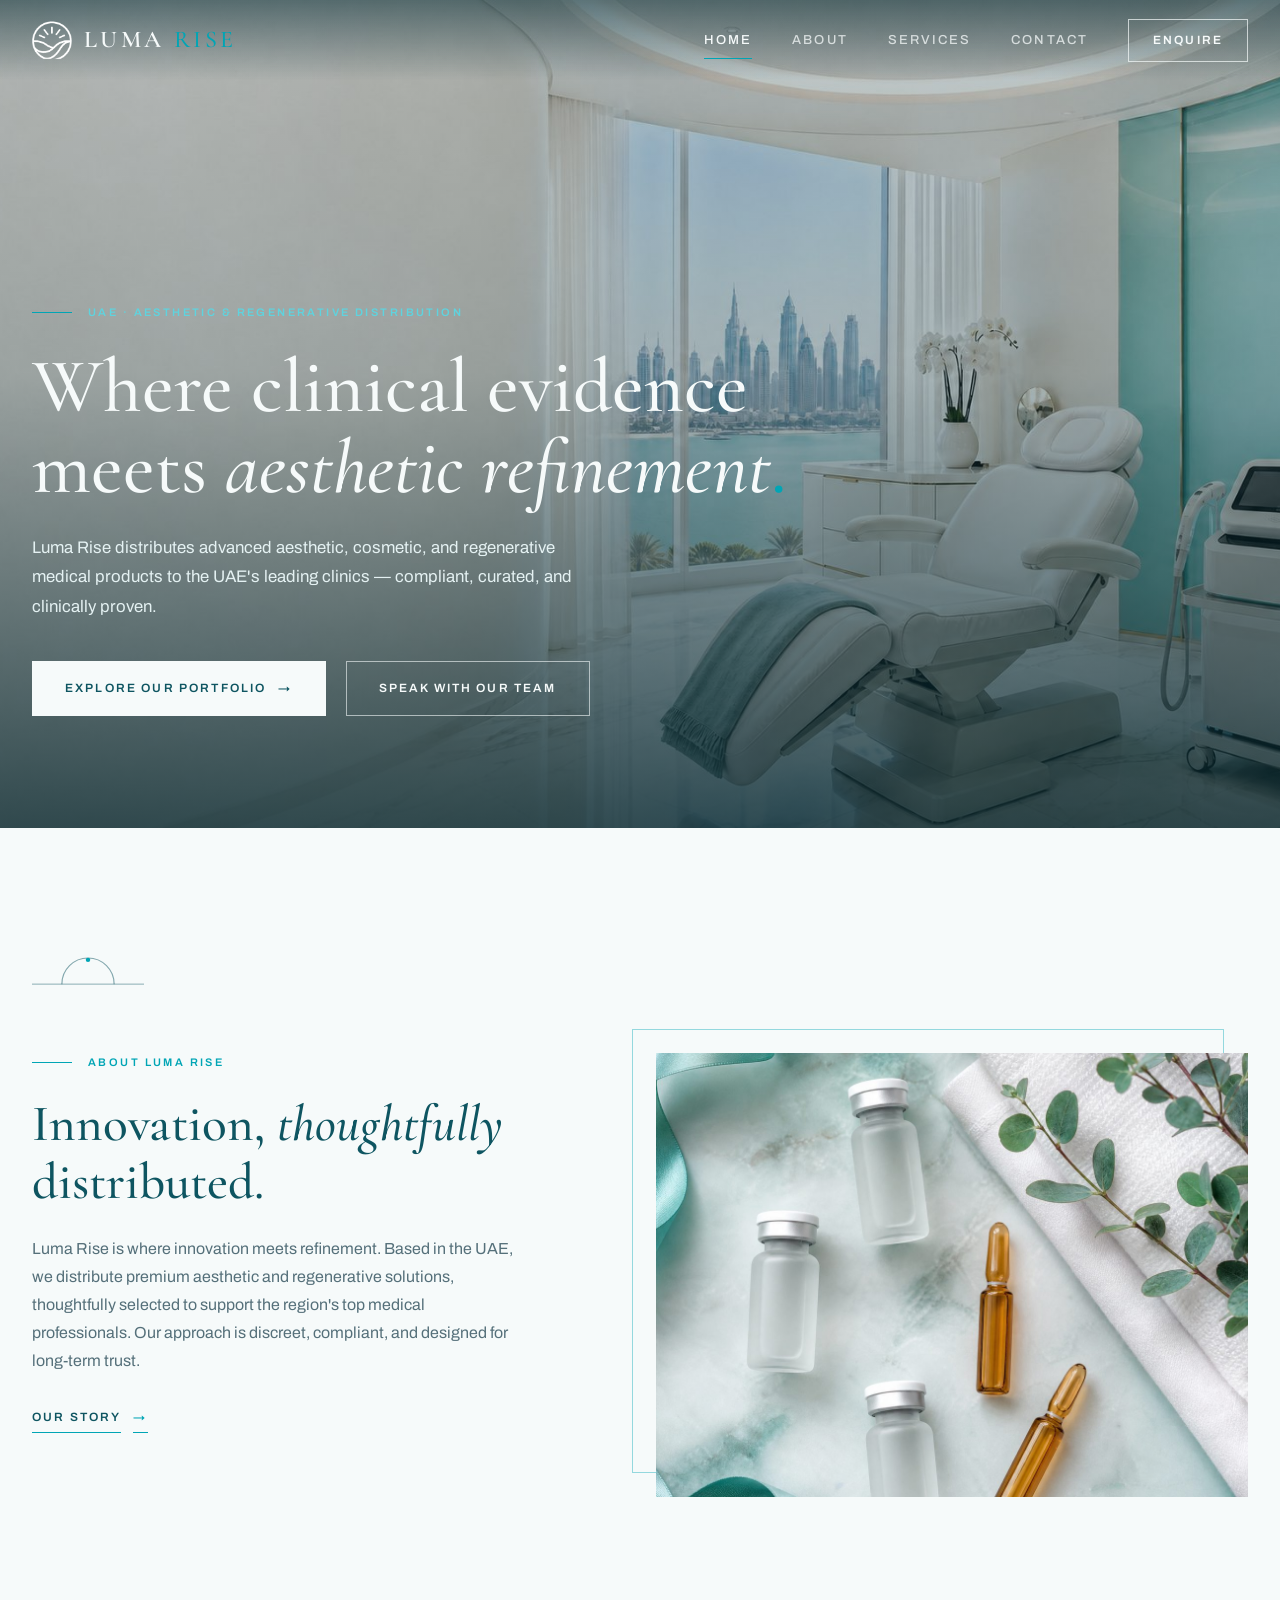
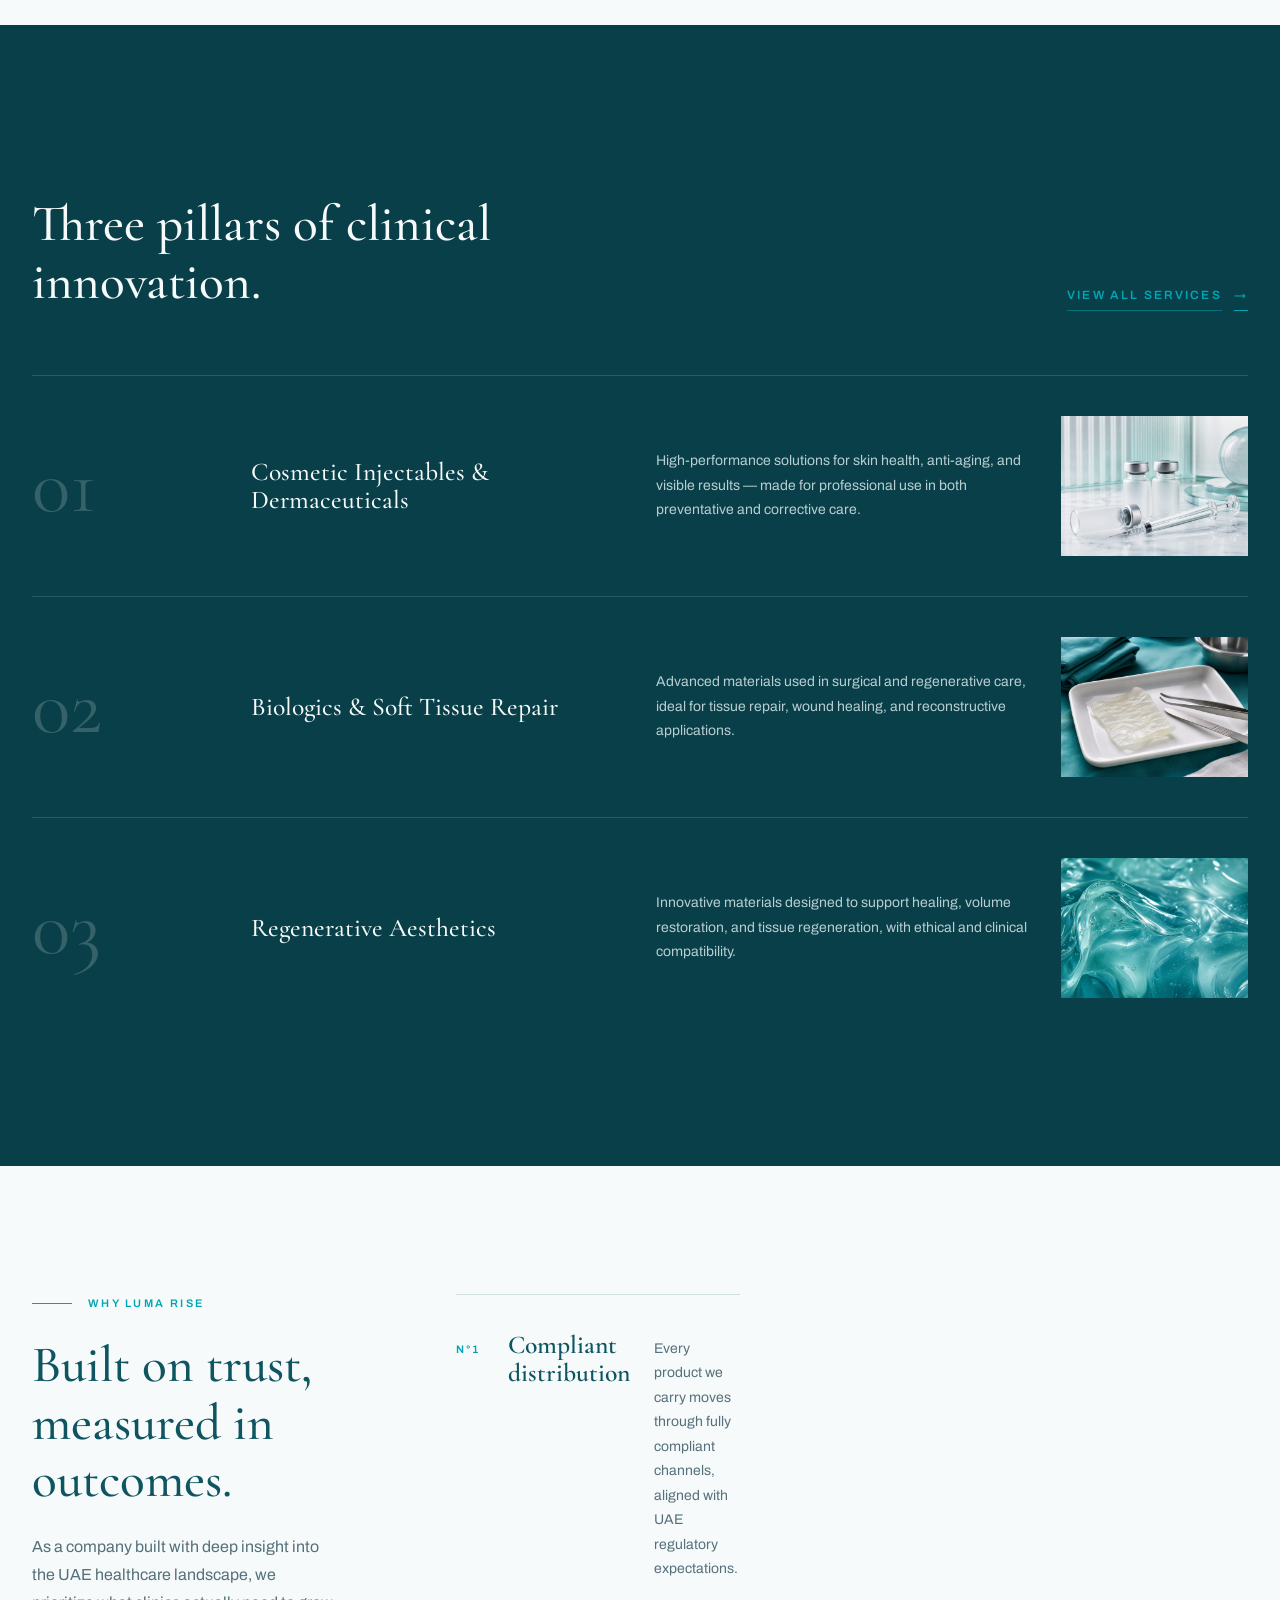
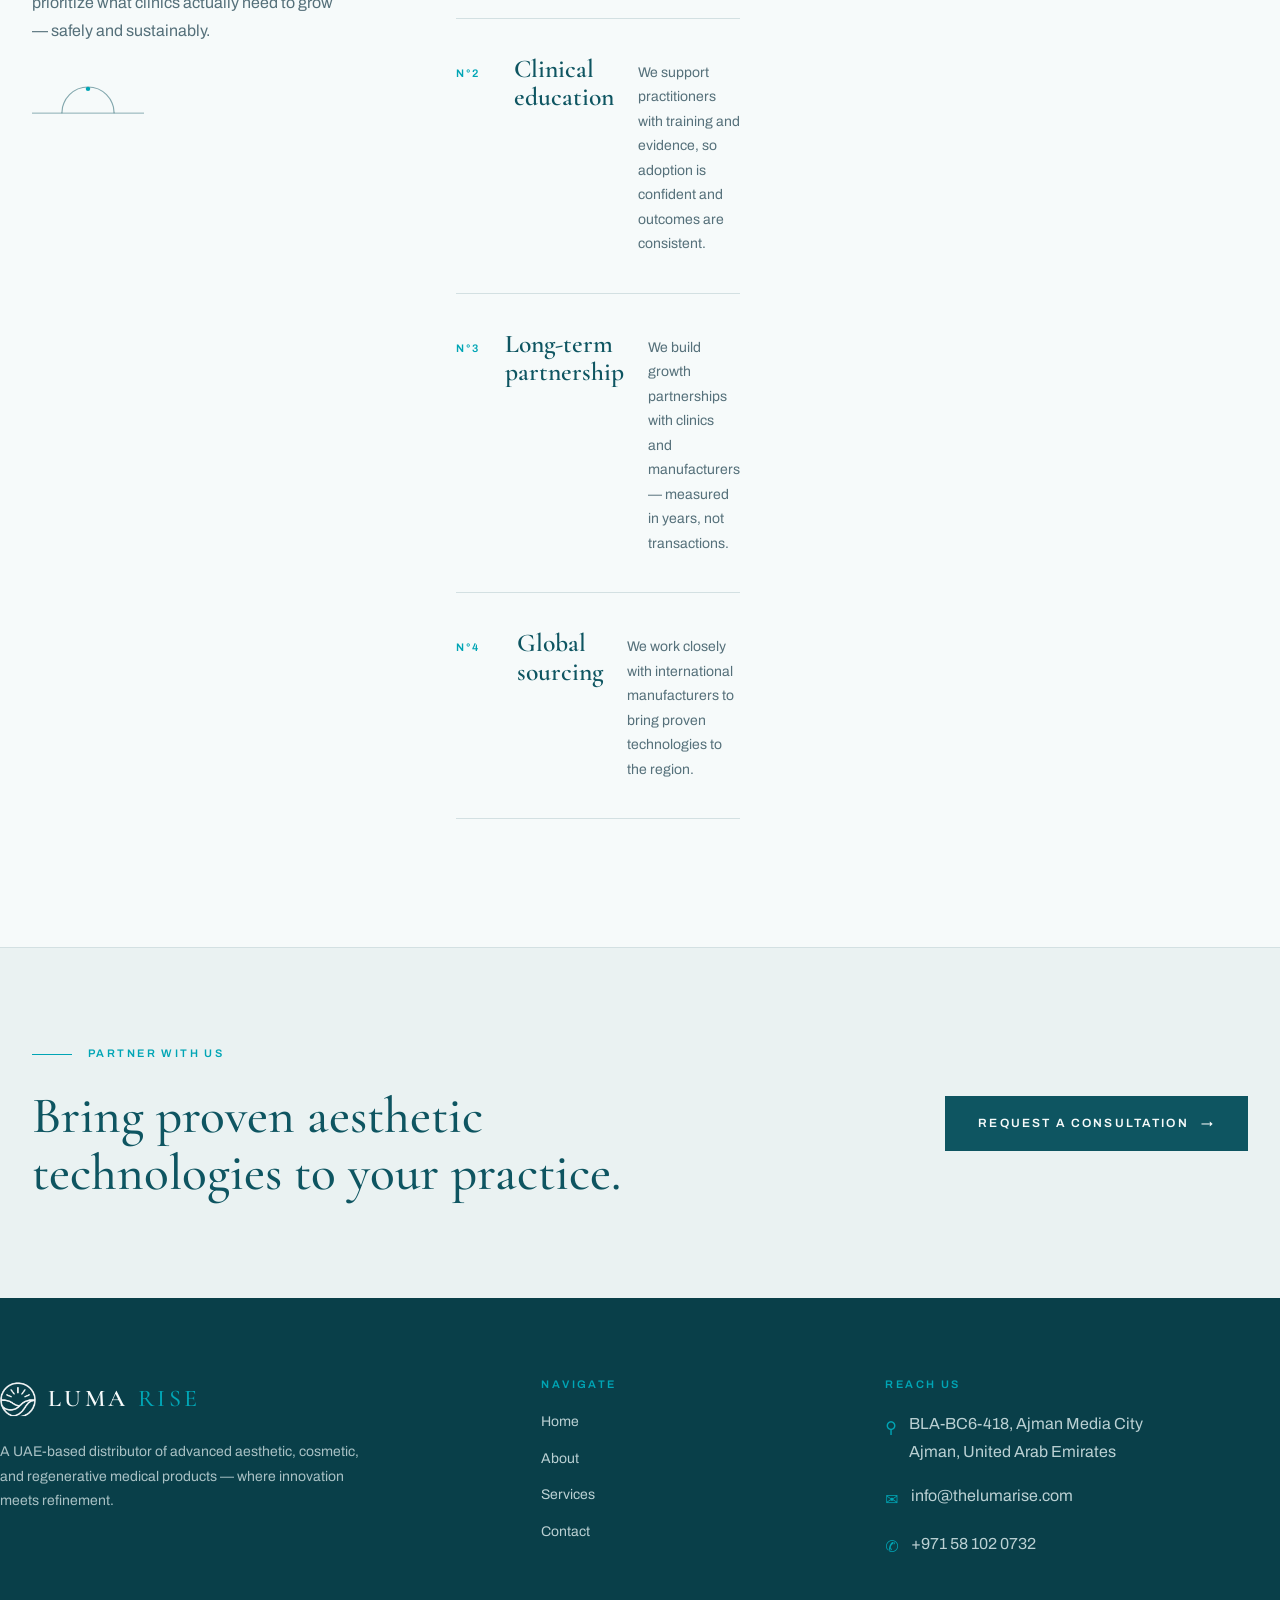
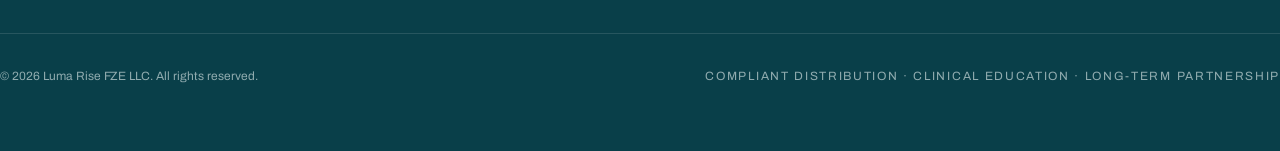
<file: index.html>
<!doctype html>
<html lang="en">
<head>
  <meta charset="UTF-8" />
  <meta name="viewport" content="width=device-width, initial-scale=1.0" />
  <title>Luma Rise | Advanced Aesthetic &amp; Regenerative Medical Distribution — UAE</title>
  <meta name="description" content="Luma Rise is a UAE-based distributor of advanced aesthetic, cosmetic, and regenerative medical products — compliant distribution, clinical education, and long-term growth partnerships." />
  <link rel="icon" type="image/png" href="favicon.png" />
  <link rel="canonical" href="https://thelumarise.com/" />
  <meta property="og:title" content="Luma Rise | Advanced Aesthetic &amp; Regenerative Medical Distribution" />
  <meta property="og:description" content="UAE-based distributor of advanced aesthetic, cosmetic, and regenerative medical products." />
  <meta property="og:image" content="https://thelumarise.com/images/hero.jpg" />
  <meta property="og:url" content="https://thelumarise.com/" />
  <meta property="og:type" content="website" />
  <link rel="preconnect" href="https://fonts.googleapis.com" />
  <link rel="preconnect" href="https://fonts.gstatic.com" crossorigin />
  <link href="https://fonts.googleapis.com/css2?family=Cormorant+Garamond:ital,wght@0,400;0,500;0,600;0,700;1,400;1,500&family=Archivo:wght@400;500;600;700&display=swap" rel="stylesheet" />
  <link rel="stylesheet" href="css/style.css" />
</head>
<body>

  <!-- ============ HEADER ============ -->
  <header class="site-header" data-over-hero>
    <div class="container header-inner">
      <a href="index.html" class="logo" aria-label="Luma Rise — Home">
        <img src="images/logo-mark.png" alt="Luma Rise mark" class="logo-dark" />
        <img src="images/logo-mark-white.png" alt="Luma Rise mark" class="logo-light" />
        <span class="wordmark">LUMA <span class="rise">RISE</span></span>
      </a>
      <nav class="nav-desktop" aria-label="Primary">
        <a href="index.html" class="nav-link active">Home</a>
        <a href="about.html" class="nav-link">About</a>
        <a href="services.html" class="nav-link">Services</a>
        <a href="contact.html" class="nav-link">Contact</a>
        <a href="contact.html" class="nav-cta">Enquire</a>
      </nav>
      <button class="nav-toggle" aria-label="Open menu" aria-expanded="false">
        <svg width="26" height="26" viewBox="0 0 24 24" fill="none" stroke="currentColor" stroke-width="2" stroke-linecap="round"><line x1="4" y1="7" x2="20" y2="7"/><line x1="4" y1="12" x2="20" y2="12"/><line x1="4" y1="17" x2="20" y2="17"/></svg>
      </button>
    </div>
    <nav class="nav-mobile" aria-label="Mobile">
      <a href="index.html" class="active">Home</a>
      <a href="about.html">About</a>
      <a href="services.html">Services</a>
      <a href="contact.html">Contact</a>
    </nav>
  </header>

  <!-- ============ HERO ============ -->
  <section class="hero">
    <img class="hero-bg" src="images/hero.jpg" alt="Modern aesthetic clinic interior in warm morning light" />
    <div class="hero-overlay"></div>
    <div class="container">
      <div class="hero-content">
        <div class="overline reveal"><span style="color:#5fd3de;">UAE · Aesthetic &amp; Regenerative Distribution</span></div>
        <h1 class="display-xl reveal">Where clinical evidence meets <em class="brand-italic">aesthetic refinement</em><span class="champagne-dot">.</span></h1>
        <p class="reveal">Luma Rise distributes advanced aesthetic, cosmetic, and regenerative medical products to the UAE's leading clinics — compliant, curated, and clinically proven.</p>
        <div class="hero-actions reveal">
          <a href="services.html" class="btn btn-ivory">Explore our portfolio <span class="arrow">&#8594;</span></a>
          <a href="contact.html" class="btn btn-outline-ivory">Speak with our team</a>
        </div>
      </div>
    </div>
  </section>

  <!-- ============ ABOUT EXCERPT ============ -->
  <section class="section">
    <div class="container">
      <svg class="arc-motif reveal" viewBox="0 0 120 34" fill="none" aria-hidden="true" style="margin-bottom:3.5rem;">
        <path d="M32 30 A28 28 0 0 1 88 30" stroke="rgba(14,85,97,0.5)" stroke-width="1.2"/>
        <line x1="0" y1="30" x2="120" y2="30" stroke="rgba(14,85,97,0.5)" stroke-width="1"/>
        <circle cx="60" cy="4" r="2.4" fill="#00a5b5"/>
      </svg>
      <div class="grid-12">
        <div class="col-5">
          <div class="overline reveal"><span>About Luma Rise</span></div>
          <h2 class="display-lg reveal" style="margin-top:1.5rem;">Innovation, <em class="brand-italic">thoughtfully</em> distributed.</h2>
          <p class="reveal" style="margin-top:1.5rem;color:var(--muted);">Luma Rise is where innovation meets refinement. Based in the UAE, we distribute premium aesthetic and regenerative solutions, thoughtfully selected to support the region's top medical professionals. Our approach is discreet, compliant, and designed for long-term trust.</p>
          <a href="about.html" class="text-link reveal"><span>Our story</span> <span class="arrow">&#8594;</span></a>
        </div>
        <div class="col-6 col-start-7 framed reveal">
          <div class="img-wrap">
            <img src="images/about.jpg" alt="Still life of premium aesthetic products" class="aspect-4-3" />
          </div>
        </div>
      </div>
    </div>
  </section>

  <!-- ============ SERVICES ============ -->
  <section class="section section-dark">
    <div class="container">
      <div style="display:flex;flex-wrap:wrap;gap:1rem;align-items:flex-end;justify-content:space-between;">
        <div>
          <div class="overline reveal"><span>What we distribute</span></div>
          <h2 class="display-lg reveal" style="margin-top:1.5rem;max-width:36rem;">Three pillars of clinical innovation.</h2>
        </div>
        <a href="services.html" class="text-link light reveal"><span style="border-color:rgba(0,165,181,0.5);">View all services</span> <span class="arrow">&#8594;</span></a>
      </div>
      <div class="service-rows">
        <a href="services.html" class="service-row reveal">
          <span class="num">01</span>
          <h3>Cosmetic Injectables &amp; Dermaceuticals</h3>
          <p>High-performance solutions for skin health, anti-aging, and visible results — made for professional use in both preventative and corrective care.</p>
          <div class="img-wrap"><img src="images/service-injectables.jpg" alt="Cosmetic injectables and dermaceuticals" loading="lazy" /></div>
        </a>
        <a href="services.html" class="service-row reveal">
          <span class="num">02</span>
          <h3>Biologics &amp; Soft Tissue Repair</h3>
          <p>Advanced materials used in surgical and regenerative care, ideal for tissue repair, wound healing, and reconstructive applications.</p>
          <div class="img-wrap"><img src="images/service-biologics.jpg" alt="Biologics and soft tissue repair materials" loading="lazy" /></div>
        </a>
        <a href="services.html" class="service-row reveal">
          <span class="num">03</span>
          <h3>Regenerative Aesthetics</h3>
          <p>Innovative materials designed to support healing, volume restoration, and tissue regeneration, with ethical and clinical compatibility.</p>
          <div class="img-wrap"><img src="images/service-regenerative.jpg" alt="Regenerative aesthetics materials" loading="lazy" /></div>
        </a>
      </div>
    </div>
  </section>

  <!-- ============ VALUES ============ -->
  <section class="section">
    <div class="container">
      <div class="grid-12">
        <div class="col-4">
          <div class="overline reveal"><span>Why Luma Rise</span></div>
          <h2 class="display-lg reveal" style="margin-top:1.5rem;">Built on trust, measured in outcomes.</h2>
          <p class="reveal" style="margin-top:1.5rem;color:var(--muted);">As a company built with deep insight into the UAE healthcare landscape, we prioritize what clinics actually need to grow — safely and sustainably.</p>
          <svg class="arc-motif reveal" viewBox="0 0 120 34" fill="none" aria-hidden="true" style="margin-top:2.5rem;">
            <path d="M32 30 A28 28 0 0 1 88 30" stroke="rgba(14,85,97,0.5)" stroke-width="1.2"/>
            <line x1="0" y1="30" x2="120" y2="30" stroke="rgba(14,85,97,0.5)" stroke-width="1"/>
            <circle cx="60" cy="4" r="2.4" fill="#00a5b5"/>
          </svg>
        </div>
        <div class="col-7 col-start-6">
          <div class="value-row reveal">
            <span class="index">N°1</span>
            <h3>Compliant distribution</h3>
            <p>Every product we carry moves through fully compliant channels, aligned with UAE regulatory expectations.</p>
          </div>
          <div class="value-row reveal">
            <span class="index">N°2</span>
            <h3>Clinical education</h3>
            <p>We support practitioners with training and evidence, so adoption is confident and outcomes are consistent.</p>
          </div>
          <div class="value-row reveal">
            <span class="index">N°3</span>
            <h3>Long-term partnership</h3>
            <p>We build growth partnerships with clinics and manufacturers — measured in years, not transactions.</p>
          </div>
          <div class="value-row reveal">
            <span class="index">N°4</span>
            <h3>Global sourcing</h3>
            <p>We work closely with international manufacturers to bring proven technologies to the region.</p>
          </div>
          <div class="values-end"></div>
        </div>
      </div>
    </div>
  </section>

  <!-- ============ CTA ============ -->
  <section class="cta-band">
    <div class="container cta-inner">
      <div>
        <div class="overline reveal"><span>Partner with us</span></div>
        <h2 class="display-lg reveal" style="margin-top:1.5rem;max-width:40rem;">Bring proven aesthetic technologies to your practice.</h2>
      </div>
      <a href="contact.html" class="btn btn-pine reveal">Request a consultation <span class="arrow">&#8594;</span></a>
    </div>
  </section>

  <!-- ============ FOOTER ============ -->
  <footer class="site-footer">
    <div class="container footer-inner">
      <div class="footer-grid">
        <div class="footer-brand">
          <div class="logo">
            <img src="images/logo-mark-white.png" alt="" />
            <span class="wordmark">LUMA <span class="rise">RISE</span></span>
          </div>
          <p>A UAE-based distributor of advanced aesthetic, cosmetic, and regenerative medical products — where innovation meets refinement.</p>
        </div>
        <div class="footer-col">
          <h3>Navigate</h3>
          <ul>
            <li><a href="index.html">Home</a></li>
            <li><a href="about.html">About</a></li>
            <li><a href="services.html">Services</a></li>
            <li><a href="contact.html">Contact</a></li>
          </ul>
        </div>
        <div class="footer-col">
          <h3>Reach us</h3>
          <div class="contact-line" style="margin-top:1.25rem;">
            <span class="icon">&#9906;</span>
            <span>BLA-BC6-418, Ajman Media City<br />Ajman, United Arab Emirates</span>
          </div>
          <div class="contact-line">
            <span class="icon">&#9993;</span>
            <a href="mailto:info@thelumarise.com">info@thelumarise.com</a>
          </div>
          <div class="contact-line">
            <span class="icon">&#9990;</span>
            <a href="tel:+971581020732">+971 58 102 0732</a>
          </div>
        </div>
      </div>
      <div class="footer-bottom">
        <p>© 2026 Luma Rise FZE LLC. All rights reserved.</p>
        <p class="tagline">Compliant Distribution · Clinical Education · Long-Term Partnership</p>
      </div>
    </div>
  </footer>

  <script src="js/main.js"></script>
</body>
</html>
</file>
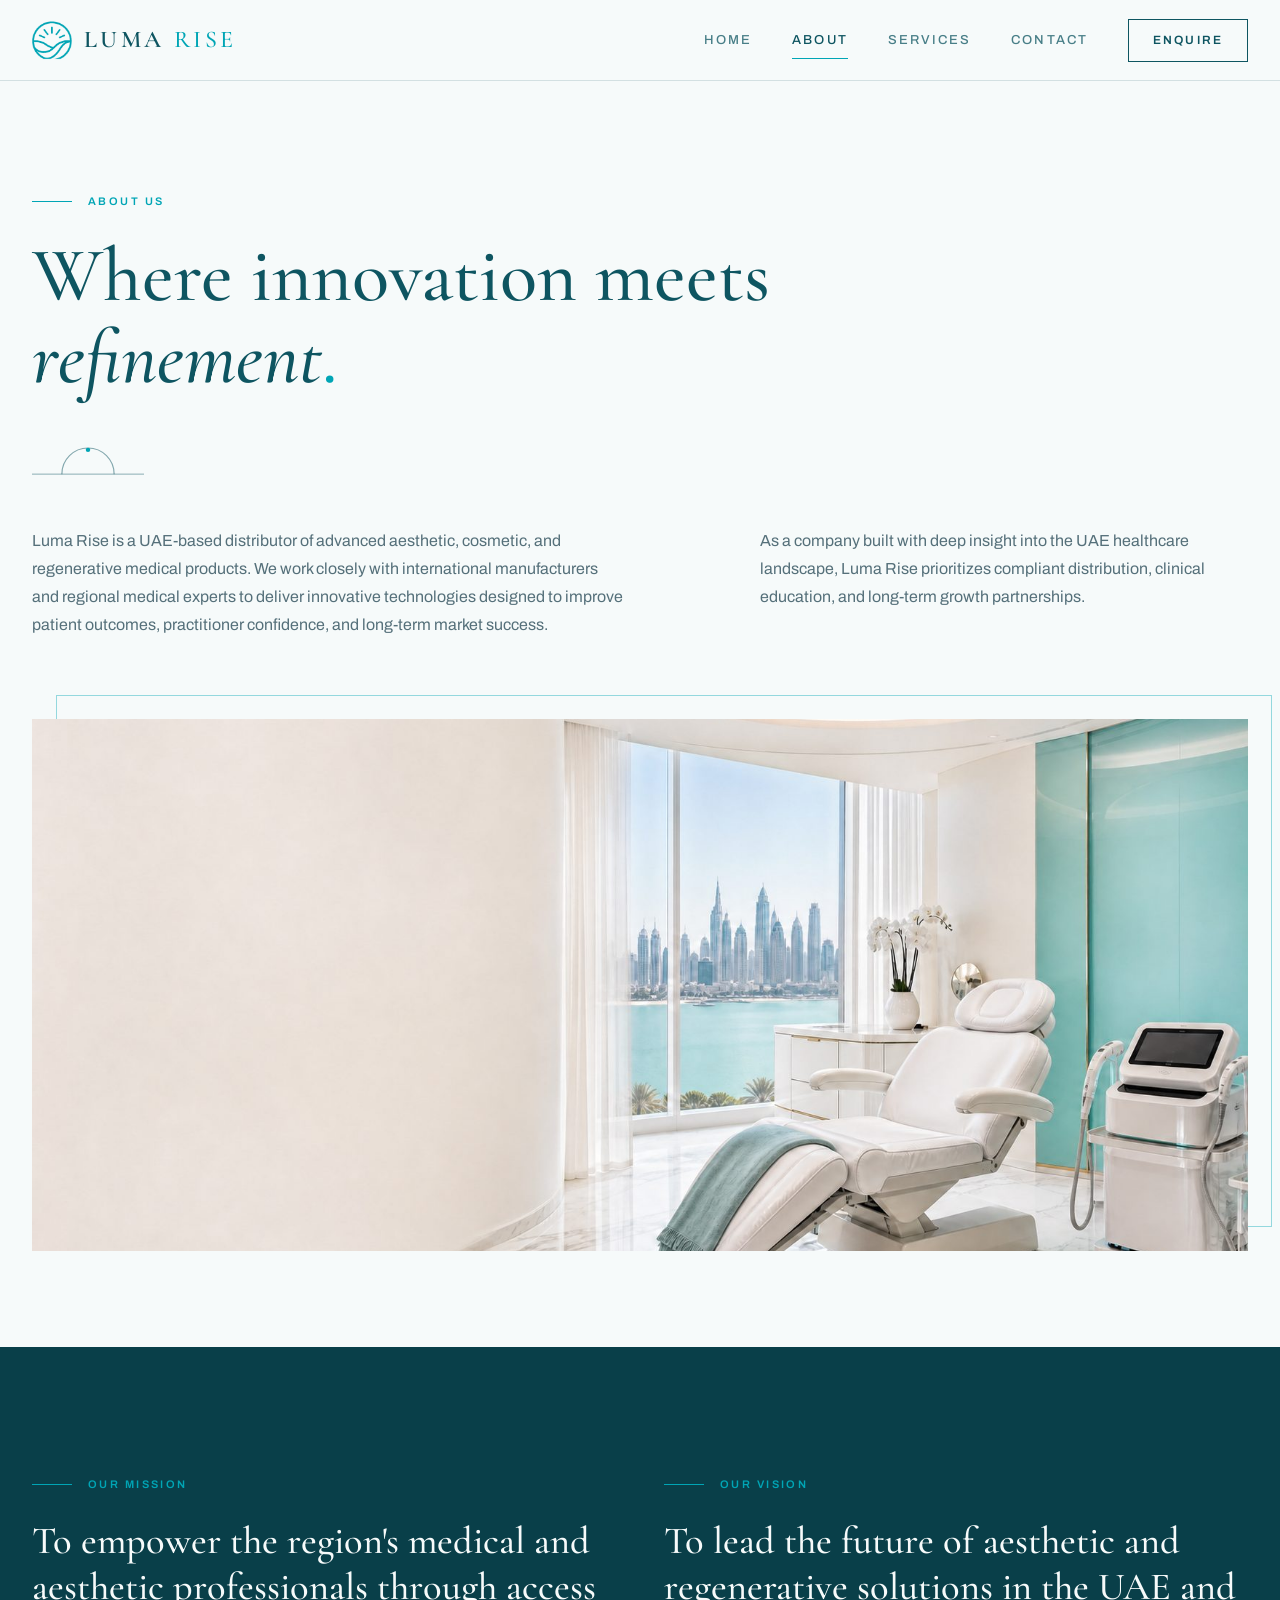
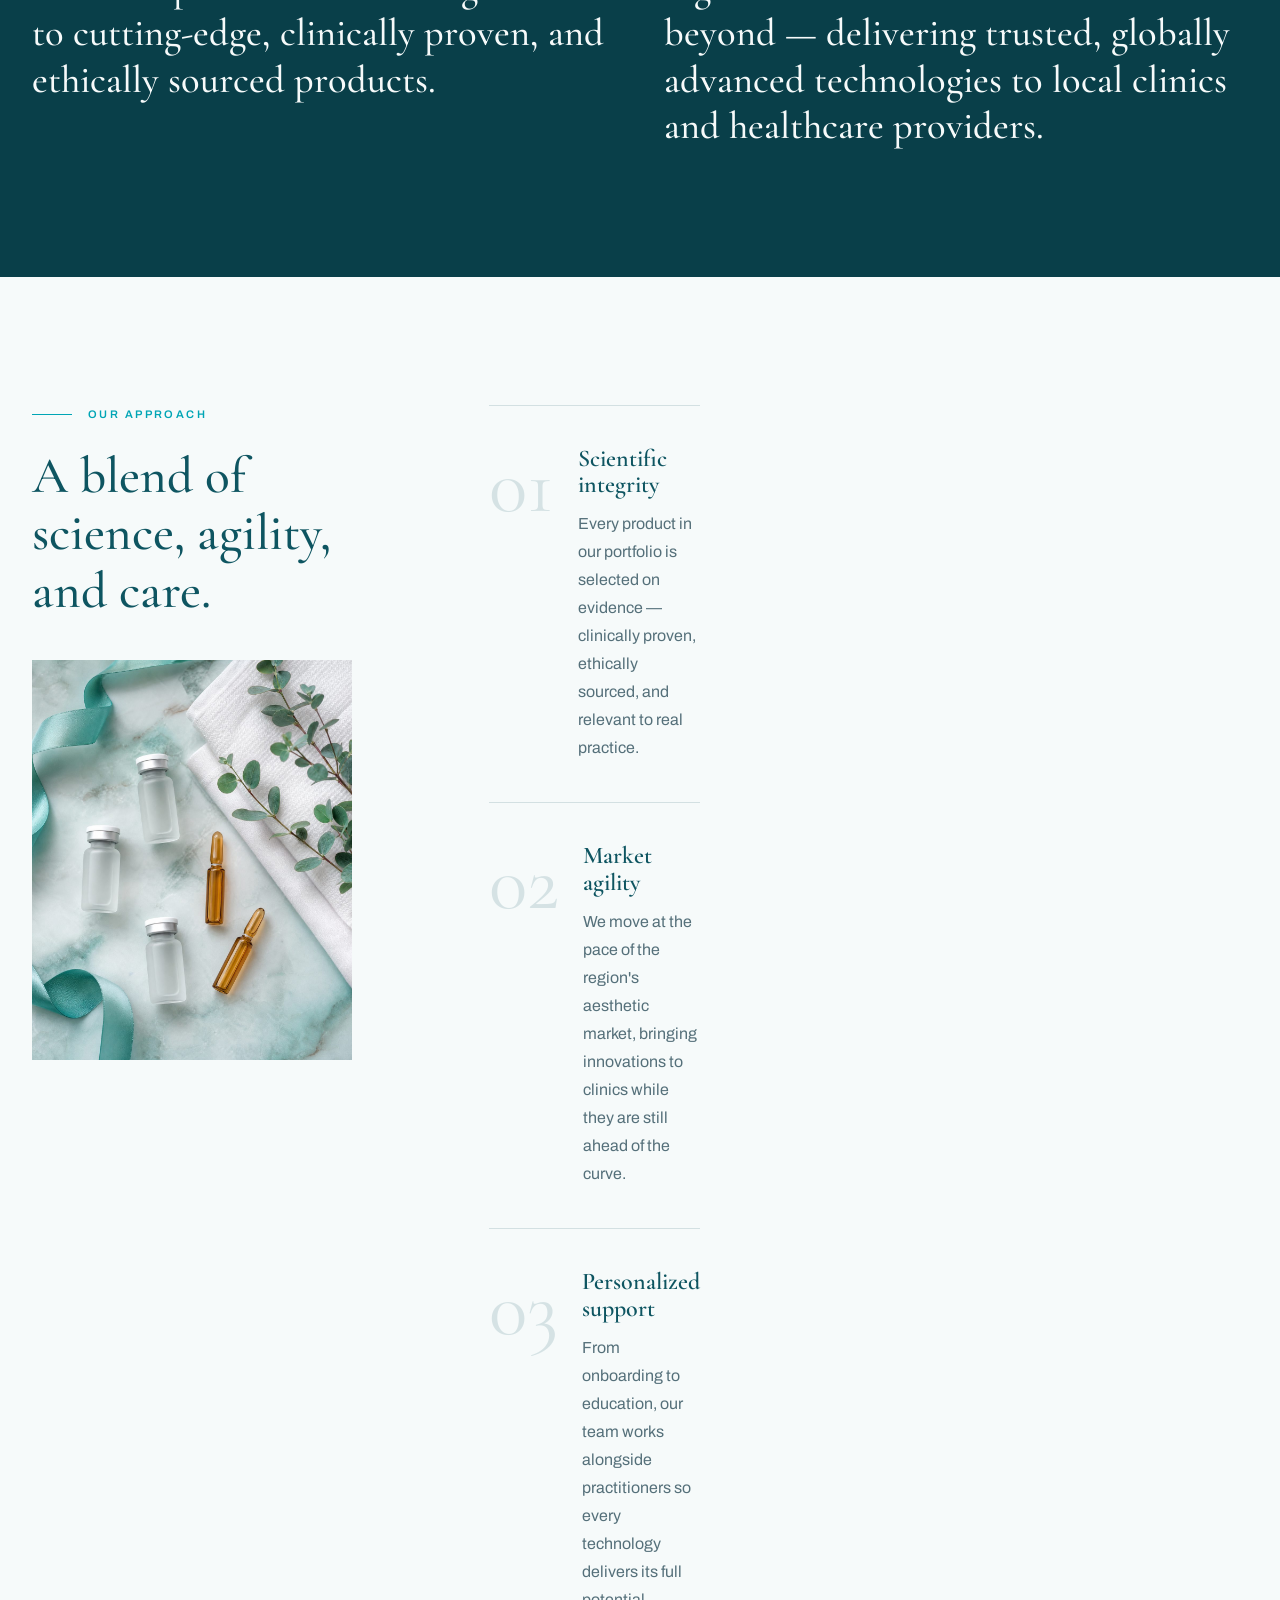
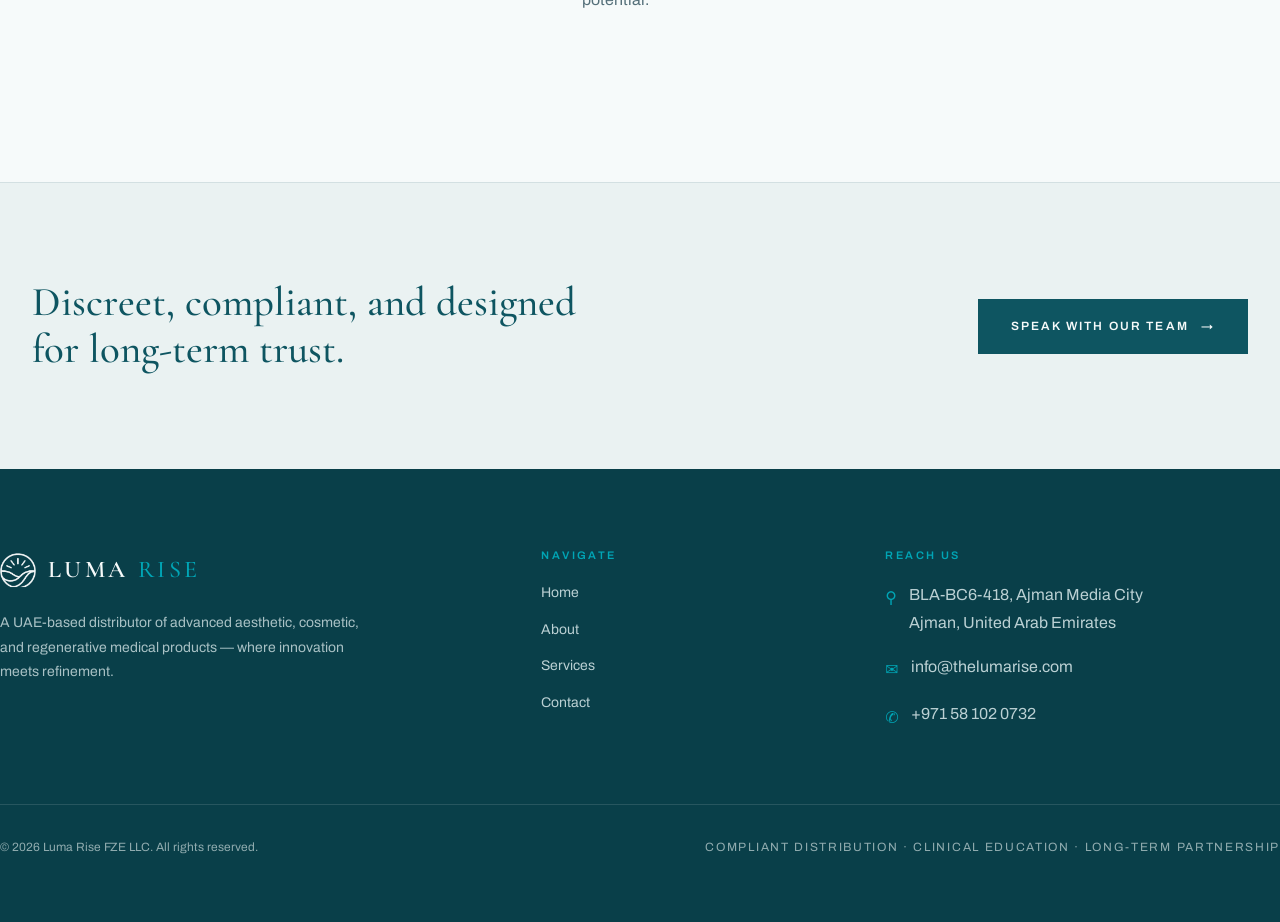
<file: about.html>
<!doctype html>
<html lang="en">
<head>
  <meta charset="UTF-8" />
  <meta name="viewport" content="width=device-width, initial-scale=1.0" />
  <title>About | Luma Rise — UAE Aesthetic &amp; Regenerative Medical Distributor</title>
  <meta name="description" content="Luma Rise works closely with international manufacturers and regional medical experts to deliver innovative aesthetic and regenerative technologies across the UAE." />
  <link rel="icon" type="image/png" href="favicon.png" />
  <link rel="canonical" href="https://thelumarise.com/about.html" />
  <link rel="preconnect" href="https://fonts.googleapis.com" />
  <link rel="preconnect" href="https://fonts.gstatic.com" crossorigin />
  <link href="https://fonts.googleapis.com/css2?family=Cormorant+Garamond:ital,wght@0,400;0,500;0,600;0,700;1,400;1,500&family=Archivo:wght@400;500;600;700&display=swap" rel="stylesheet" />
  <link rel="stylesheet" href="css/style.css" />
</head>
<body>

  <header class="site-header solid">
    <div class="container header-inner">
      <a href="index.html" class="logo" aria-label="Luma Rise — Home">
        <img src="images/logo-mark.png" alt="Luma Rise mark" class="logo-dark" />
        <img src="images/logo-mark-white.png" alt="Luma Rise mark" class="logo-light" />
        <span class="wordmark">LUMA <span class="rise">RISE</span></span>
      </a>
      <nav class="nav-desktop" aria-label="Primary">
        <a href="index.html" class="nav-link">Home</a>
        <a href="about.html" class="nav-link active">About</a>
        <a href="services.html" class="nav-link">Services</a>
        <a href="contact.html" class="nav-link">Contact</a>
        <a href="contact.html" class="nav-cta">Enquire</a>
      </nav>
      <button class="nav-toggle" aria-label="Open menu" aria-expanded="false">
        <svg width="26" height="26" viewBox="0 0 24 24" fill="none" stroke="currentColor" stroke-width="2" stroke-linecap="round"><line x1="4" y1="7" x2="20" y2="7"/><line x1="4" y1="12" x2="20" y2="12"/><line x1="4" y1="17" x2="20" y2="17"/></svg>
      </button>
    </div>
    <nav class="nav-mobile" aria-label="Mobile">
      <a href="index.html">Home</a>
      <a href="about.html" class="active">About</a>
      <a href="services.html">Services</a>
      <a href="contact.html">Contact</a>
    </nav>
  </header>

  <!-- PAGE INTRO -->
  <section class="page-intro">
    <div class="container">
      <div class="overline reveal"><span>About us</span></div>
      <h1 class="display-xl reveal" style="margin-top:1.5rem;max-width:56rem;">Where innovation meets <em class="brand-italic">refinement</em><span class="champagne-dot">.</span></h1>
      <svg class="arc-motif reveal" viewBox="0 0 120 34" fill="none" aria-hidden="true">
        <path d="M32 30 A28 28 0 0 1 88 30" stroke="rgba(14,85,97,0.5)" stroke-width="1.2"/>
        <line x1="0" y1="30" x2="120" y2="30" stroke="rgba(14,85,97,0.5)" stroke-width="1"/>
        <circle cx="60" cy="4" r="2.4" fill="#00a5b5"/>
      </svg>
      <div class="grid-12" style="margin-top:2.5rem;">
        <p class="col-6 reveal" style="color:var(--muted);">Luma Rise is a UAE-based distributor of advanced aesthetic, cosmetic, and regenerative medical products. We work closely with international manufacturers and regional medical experts to deliver innovative technologies designed to improve patient outcomes, practitioner confidence, and long-term market success.</p>
        <p class="col-5 col-start-8 intro-p2 reveal" style="color:var(--muted);">As a company built with deep insight into the UAE healthcare landscape, Luma Rise prioritizes compliant distribution, clinical education, and long-term growth partnerships.</p>
      </div>
    </div>
  </section>

  <!-- IMAGE BAND -->
  <section style="padding-bottom:6rem;">
    <div class="container">
      <div class="framed frame-right reveal">
        <div class="img-wrap">
          <img src="images/hero.jpg" alt="Premium aesthetic clinic environment" class="aspect-16-7" />
        </div>
      </div>
    </div>
  </section>

  <!-- MISSION & VISION -->
  <section class="section section-dark">
    <div class="container mv-grid">
      <div class="reveal">
        <div class="overline"><span>Our mission</span></div>
        <h2>To empower the region's medical and aesthetic professionals through access to cutting-edge, clinically proven, and ethically sourced products.</h2>
      </div>
      <div class="reveal">
        <div class="overline"><span>Our vision</span></div>
        <h2>To lead the future of aesthetic and regenerative solutions in the UAE and beyond — delivering trusted, globally advanced technologies to local clinics and healthcare providers.</h2>
      </div>
    </div>
  </section>

  <!-- APPROACH -->
  <section class="section">
    <div class="container">
      <div class="grid-12">
        <div class="col-4">
          <div class="overline reveal"><span>Our approach</span></div>
          <h2 class="display-lg reveal" style="margin-top:1.5rem;">A blend of science, agility, and care.</h2>
          <div class="reveal" style="margin-top:2.5rem;max-width:20rem;">
            <img src="images/about.jpg" alt="Curated aesthetic products still life" class="aspect-4-5" style="object-fit:cover;width:100%;" loading="lazy" />
          </div>
        </div>
        <div class="col-7 col-start-6">
          <div class="pillar-row reveal">
            <span class="num">01</span>
            <div>
              <h3>Scientific integrity</h3>
              <p>Every product in our portfolio is selected on evidence — clinically proven, ethically sourced, and relevant to real practice.</p>
            </div>
          </div>
          <div class="pillar-row reveal">
            <span class="num">02</span>
            <div>
              <h3>Market agility</h3>
              <p>We move at the pace of the region's aesthetic market, bringing innovations to clinics while they are still ahead of the curve.</p>
            </div>
          </div>
          <div class="pillar-row reveal">
            <span class="num">03</span>
            <div>
              <h3>Personalized support</h3>
              <p>From onboarding to education, our team works alongside practitioners so every technology delivers its full potential.</p>
            </div>
          </div>
        </div>
      </div>
    </div>
  </section>

  <!-- CTA -->
  <section class="cta-band">
    <div class="container cta-inner">
      <h2 class="display-md reveal" style="max-width:36rem;">Discreet, compliant, and designed for long-term trust.</h2>
      <a href="contact.html" class="btn btn-pine reveal">Speak with our team <span class="arrow">&#8594;</span></a>
    </div>
  </section>

  <footer class="site-footer">
    <div class="container footer-inner">
      <div class="footer-grid">
        <div class="footer-brand">
          <div class="logo">
            <img src="images/logo-mark-white.png" alt="" />
            <span class="wordmark">LUMA <span class="rise">RISE</span></span>
          </div>
          <p>A UAE-based distributor of advanced aesthetic, cosmetic, and regenerative medical products — where innovation meets refinement.</p>
        </div>
        <div class="footer-col">
          <h3>Navigate</h3>
          <ul>
            <li><a href="index.html">Home</a></li>
            <li><a href="about.html">About</a></li>
            <li><a href="services.html">Services</a></li>
            <li><a href="contact.html">Contact</a></li>
          </ul>
        </div>
        <div class="footer-col">
          <h3>Reach us</h3>
          <div class="contact-line" style="margin-top:1.25rem;">
            <span class="icon">&#9906;</span>
            <span>BLA-BC6-418, Ajman Media City<br />Ajman, United Arab Emirates</span>
          </div>
          <div class="contact-line">
            <span class="icon">&#9993;</span>
            <a href="mailto:info@thelumarise.com">info@thelumarise.com</a>
          </div>
          <div class="contact-line">
            <span class="icon">&#9990;</span>
            <a href="tel:+971581020732">+971 58 102 0732</a>
          </div>
        </div>
      </div>
      <div class="footer-bottom">
        <p>© 2026 Luma Rise FZE LLC. All rights reserved.</p>
        <p class="tagline">Compliant Distribution · Clinical Education · Long-Term Partnership</p>
      </div>
    </div>
  </footer>

  <script src="js/main.js"></script>
</body>
</html>
</file>
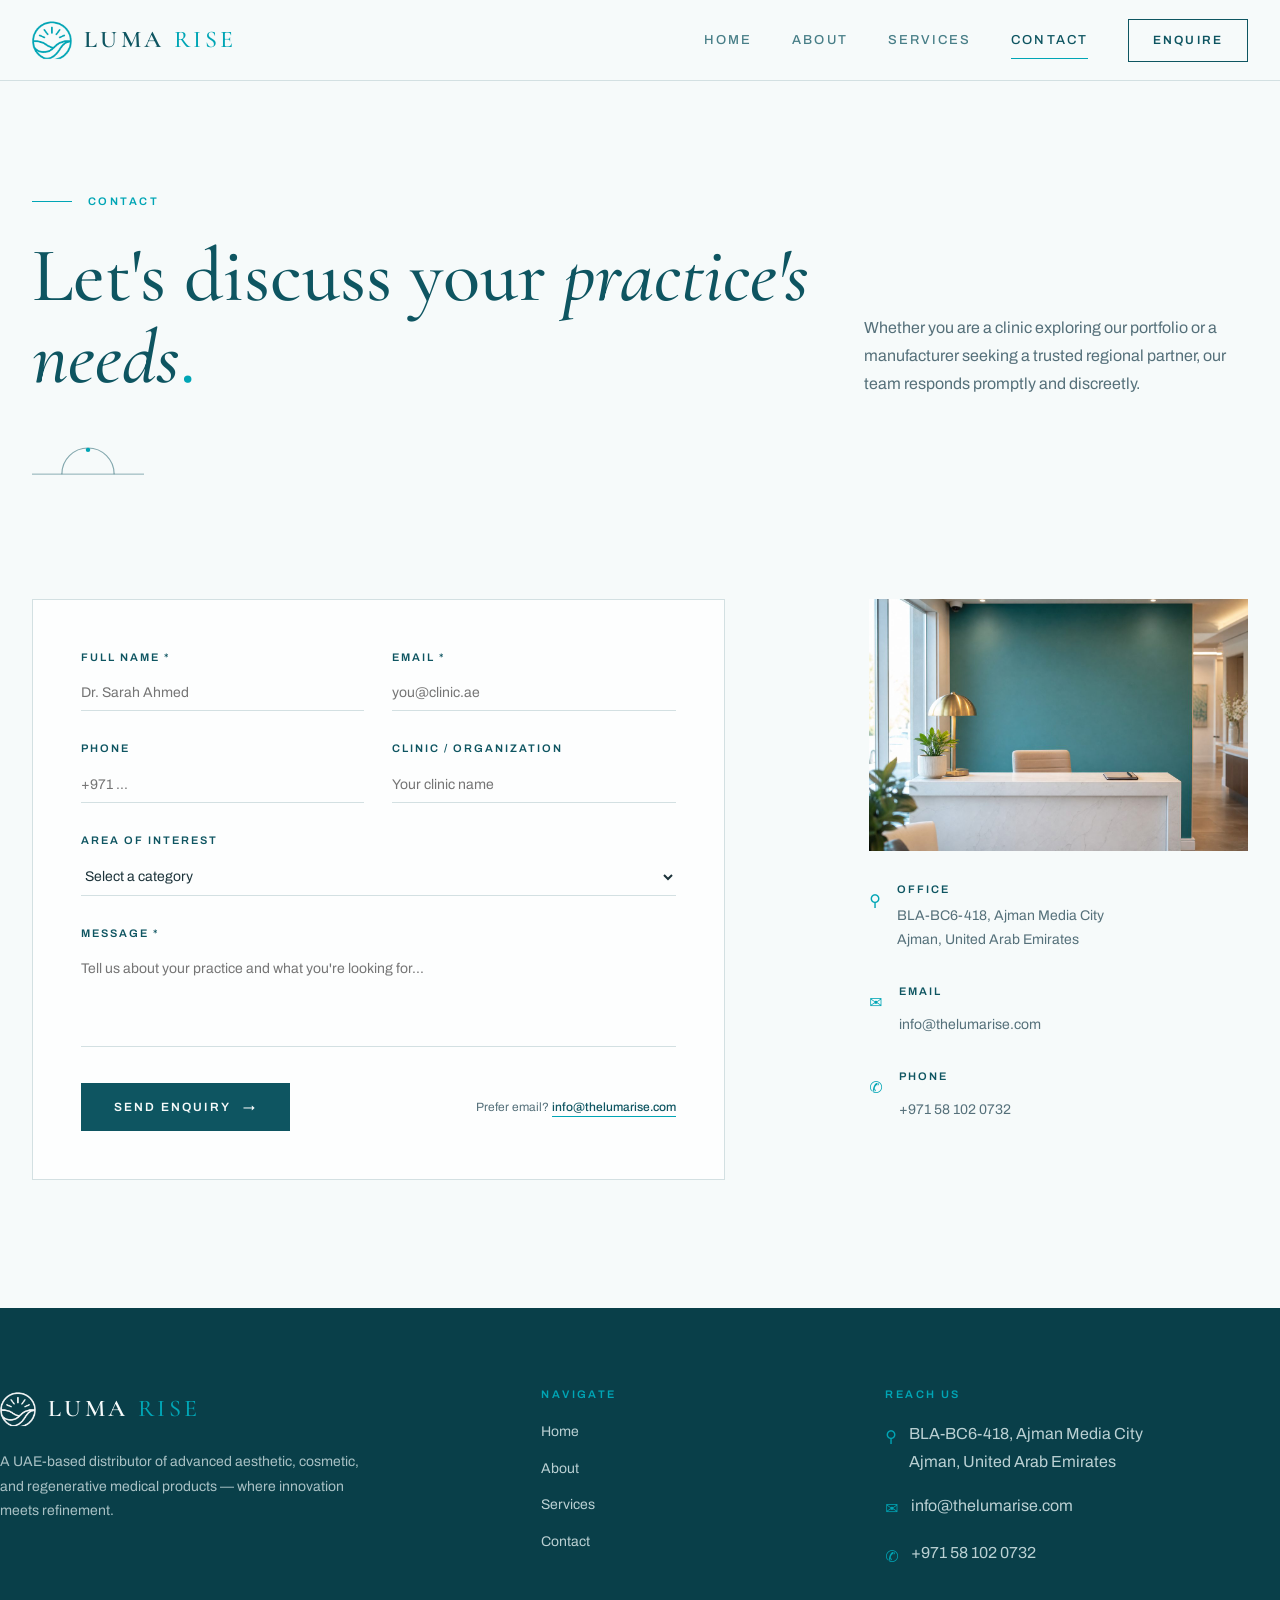
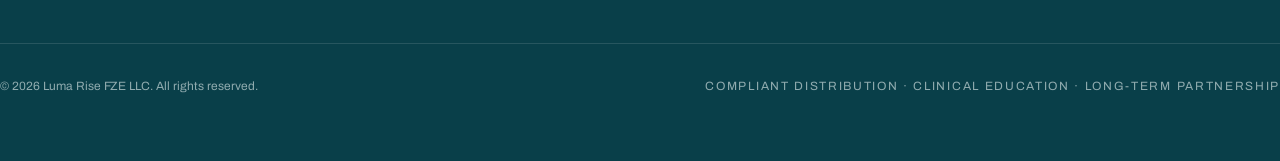
<file: contact.html>
<!doctype html>
<html lang="en">
<head>
  <meta charset="UTF-8" />
  <meta name="viewport" content="width=device-width, initial-scale=1.0" />
  <title>Contact | Luma Rise — UAE Aesthetic &amp; Regenerative Medical Distributor</title>
  <meta name="description" content="Contact Luma Rise — UAE-based distributor of advanced aesthetic, cosmetic, and regenerative medical products. Ajman Media City, UAE. info@thelumarise.com." />
  <link rel="icon" type="image/png" href="favicon.png" />
  <link rel="canonical" href="https://thelumarise.com/contact.html" />
  <link rel="preconnect" href="https://fonts.googleapis.com" />
  <link rel="preconnect" href="https://fonts.gstatic.com" crossorigin />
  <link href="https://fonts.googleapis.com/css2?family=Cormorant+Garamond:ital,wght@0,400;0,500;0,600;0,700;1,400;1,500&family=Archivo:wght@400;500;600;700&display=swap" rel="stylesheet" />
  <link rel="stylesheet" href="css/style.css" />
</head>
<body>

  <header class="site-header solid">
    <div class="container header-inner">
      <a href="index.html" class="logo" aria-label="Luma Rise — Home">
        <img src="images/logo-mark.png" alt="Luma Rise mark" class="logo-dark" />
        <img src="images/logo-mark-white.png" alt="Luma Rise mark" class="logo-light" />
        <span class="wordmark">LUMA <span class="rise">RISE</span></span>
      </a>
      <nav class="nav-desktop" aria-label="Primary">
        <a href="index.html" class="nav-link">Home</a>
        <a href="about.html" class="nav-link">About</a>
        <a href="services.html" class="nav-link">Services</a>
        <a href="contact.html" class="nav-link active">Contact</a>
        <a href="contact.html" class="nav-cta">Enquire</a>
      </nav>
      <button class="nav-toggle" aria-label="Open menu" aria-expanded="false">
        <svg width="26" height="26" viewBox="0 0 24 24" fill="none" stroke="currentColor" stroke-width="2" stroke-linecap="round"><line x1="4" y1="7" x2="20" y2="7"/><line x1="4" y1="12" x2="20" y2="12"/><line x1="4" y1="17" x2="20" y2="17"/></svg>
      </button>
    </div>
    <nav class="nav-mobile" aria-label="Mobile">
      <a href="index.html">Home</a>
      <a href="about.html">About</a>
      <a href="services.html">Services</a>
      <a href="contact.html" class="active">Contact</a>
    </nav>
  </header>

  <!-- PAGE INTRO -->
  <section class="page-intro">
    <div class="container">
      <div class="overline reveal"><span>Contact</span></div>
      <div class="intro-grid">
        <h1 class="display-xl reveal">Let's discuss your <em class="brand-italic">practice's needs</em><span class="champagne-dot">.</span></h1>
        <p class="intro-side reveal">Whether you are a clinic exploring our portfolio or a manufacturer seeking a trusted regional partner, our team responds promptly and discreetly.</p>
      </div>
      <svg class="arc-motif reveal" viewBox="0 0 120 34" fill="none" aria-hidden="true">
        <path d="M32 30 A28 28 0 0 1 88 30" stroke="rgba(14,85,97,0.5)" stroke-width="1.2"/>
        <line x1="0" y1="30" x2="120" y2="30" stroke="rgba(14,85,97,0.5)" stroke-width="1"/>
        <circle cx="60" cy="4" r="2.4" fill="#00a5b5"/>
      </svg>
    </div>
  </section>

  <!-- CONTACT GRID -->
  <section class="section" style="padding-top:2rem;">
    <div class="container contact-grid">

      <!-- FORM -->
      <div class="contact-form-card reveal">
        <!--
          FORM SETUP — IMPORTANT:
          1. Create a free account at https://formspree.io
          2. Create a new form and copy your form ID (looks like "xkgwabcd")
          3. Replace YOUR_FORM_ID in the action attribute below.
          Until then, the form falls back to opening the visitor's email app (mailto).
        -->
       <form id="contact-form" action="https://formspree.io/f/mvzebnna" method="POST">
          <div class="form-row">
            <div class="form-field">
              <label for="name">Full name *</label>
              <input type="text" id="name" name="name" required placeholder="Dr. Sarah Ahmed" />
            </div>
            <div class="form-field">
              <label for="email">Email *</label>
              <input type="email" id="email" name="email" required placeholder="you@clinic.ae" />
            </div>
          </div>
          <div class="form-row">
            <div class="form-field">
              <label for="phone">Phone</label>
              <input type="tel" id="phone" name="phone" placeholder="+971 ..." />
            </div>
            <div class="form-field">
              <label for="org">Clinic / Organization</label>
              <input type="text" id="org" name="organization" placeholder="Your clinic name" />
            </div>
          </div>
          <div class="form-field">
            <label for="interest">Area of interest</label>
            <select id="interest" name="interest">
              <option value="" disabled selected>Select a category</option>
              <option>Cosmetic Injectables &amp; Dermaceuticals</option>
              <option>Biologics &amp; Soft Tissue Repair</option>
              <option>Regenerative Aesthetics</option>
              <option>Distribution partnership</option>
              <option>Other</option>
            </select>
          </div>
          <div class="form-field">
            <label for="message">Message *</label>
            <textarea id="message" name="message" rows="5" required placeholder="Tell us about your practice and what you're looking for..."></textarea>
          </div>
          <div class="form-actions">
            <button type="submit" class="btn btn-pine">Send enquiry <span class="arrow">&#8594;</span></button>
            <p class="mailto-alt">Prefer email? <a href="mailto:info@thelumarise.com">info@thelumarise.com</a></p>
          </div>
          <p id="form-status" role="status" aria-live="polite"></p>
        </form>
      </div>

      <!-- INFO -->
      <aside class="contact-info">
        <div class="img-wrap reveal">
          <img src="images/contact.jpg" alt="Luma Rise office reception" class="aspect-3-2" loading="lazy" />
        </div>
        <div class="contact-block reveal">
          <span class="icon" aria-hidden="true">&#9906;</span>
          <div>
            <h3>Office</h3>
            <p>BLA-BC6-418, Ajman Media City<br />Ajman, United Arab Emirates</p>
          </div>
        </div>
        <div class="contact-block reveal">
          <span class="icon" aria-hidden="true">&#9993;</span>
          <div>
            <h3>Email</h3>
            <p><a href="mailto:info@thelumarise.com">info@thelumarise.com</a></p>
          </div>
        </div>
        <div class="contact-block reveal">
          <span class="icon" aria-hidden="true">&#9990;</span>
          <div>
            <h3>Phone</h3>
            <p><a href="tel:+971581020732">+971 58 102 0732</a></p>
          </div>
        </div>
      </aside>

    </div>
  </section>

  <footer class="site-footer">
    <div class="container footer-inner">
      <div class="footer-grid">
        <div class="footer-brand">
          <div class="logo">
            <img src="images/logo-mark-white.png" alt="" />
            <span class="wordmark">LUMA <span class="rise">RISE</span></span>
          </div>
          <p>A UAE-based distributor of advanced aesthetic, cosmetic, and regenerative medical products — where innovation meets refinement.</p>
        </div>
        <div class="footer-col">
          <h3>Navigate</h3>
          <ul>
            <li><a href="index.html">Home</a></li>
            <li><a href="about.html">About</a></li>
            <li><a href="services.html">Services</a></li>
            <li><a href="contact.html">Contact</a></li>
          </ul>
        </div>
        <div class="footer-col">
          <h3>Reach us</h3>
          <div class="contact-line" style="margin-top:1.25rem;">
            <span class="icon">&#9906;</span>
            <span>BLA-BC6-418, Ajman Media City<br />Ajman, United Arab Emirates</span>
          </div>
          <div class="contact-line">
            <span class="icon">&#9993;</span>
            <a href="mailto:info@thelumarise.com">info@thelumarise.com</a>
          </div>
          <div class="contact-line">
            <span class="icon">&#9990;</span>
            <a href="tel:+971581020732">+971 58 102 0732</a>
          </div>
        </div>
      </div>
      <div class="footer-bottom">
        <p>© 2026 Luma Rise FZE LLC. All rights reserved.</p>
        <p class="tagline">Compliant Distribution · Clinical Education · Long-Term Partnership</p>
      </div>
    </div>
  </footer>

  <script src="js/main.js"></script>
</body>
</html>
</file>
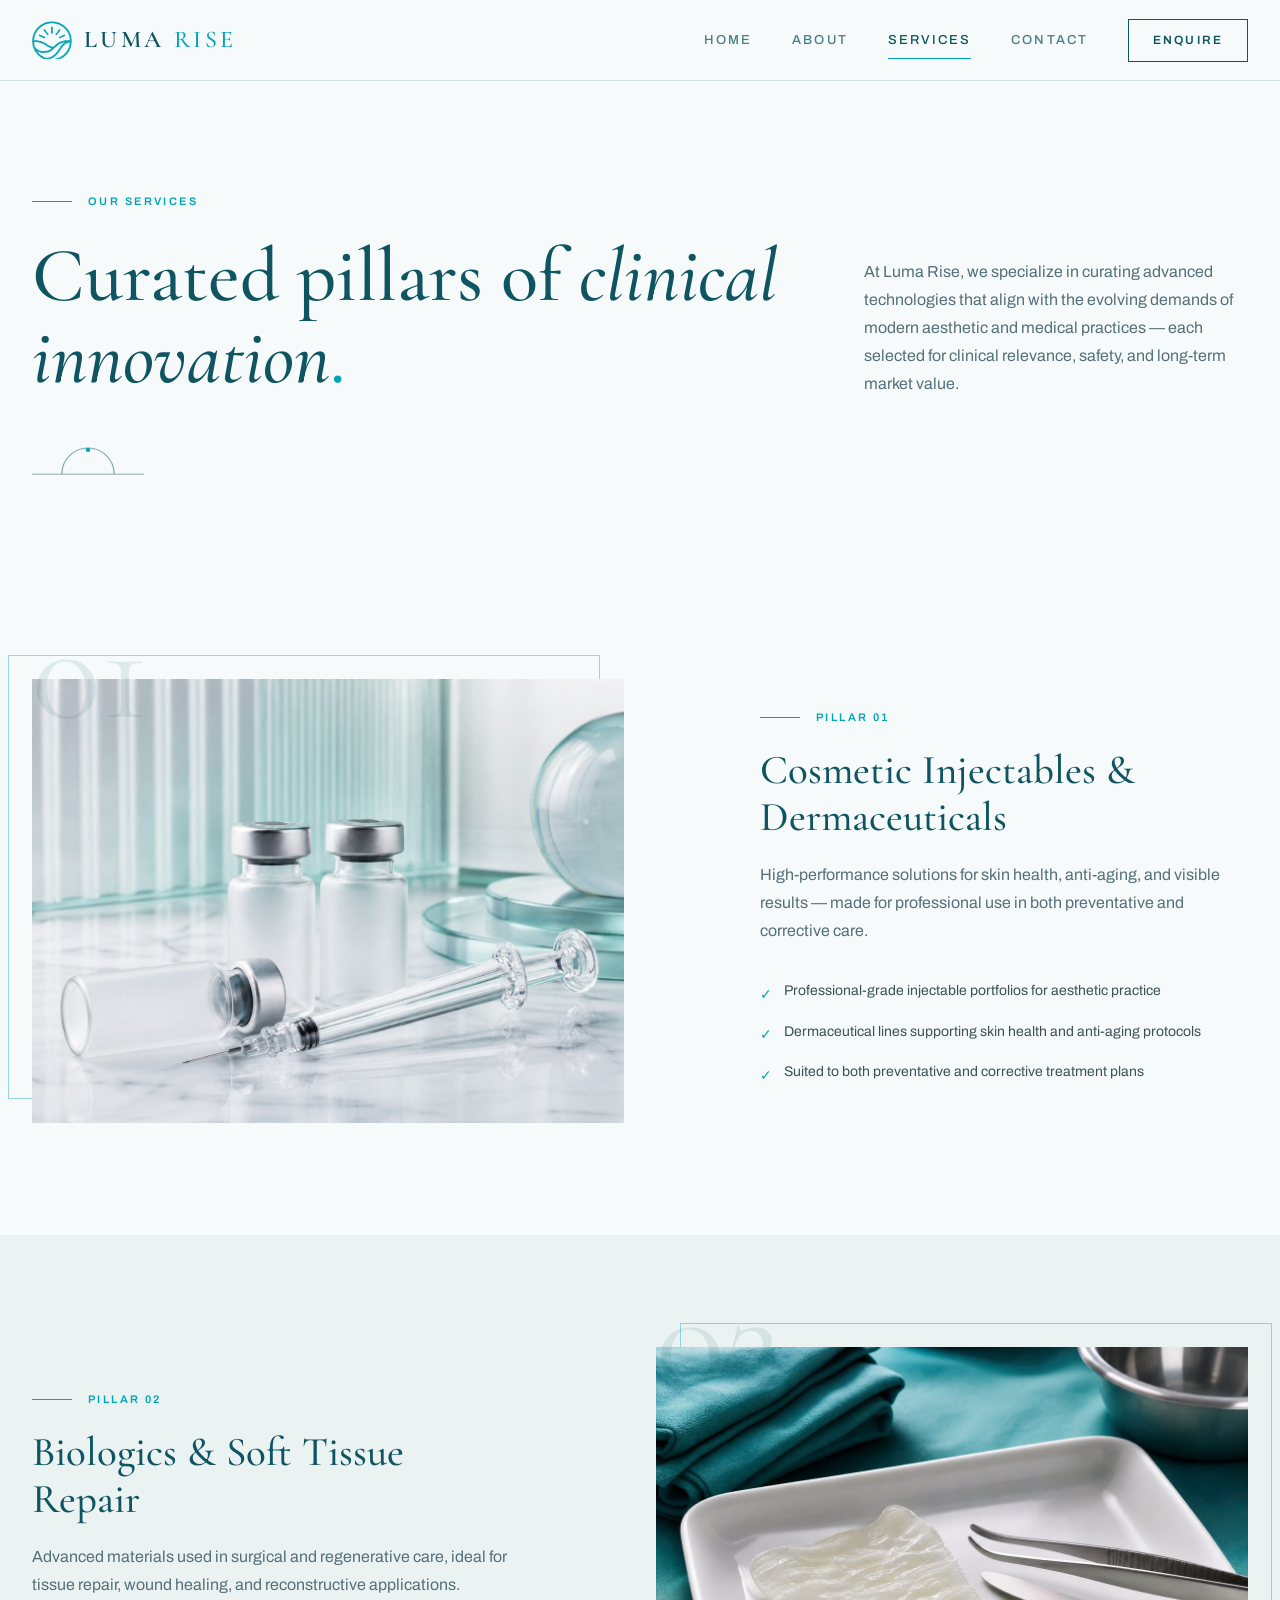
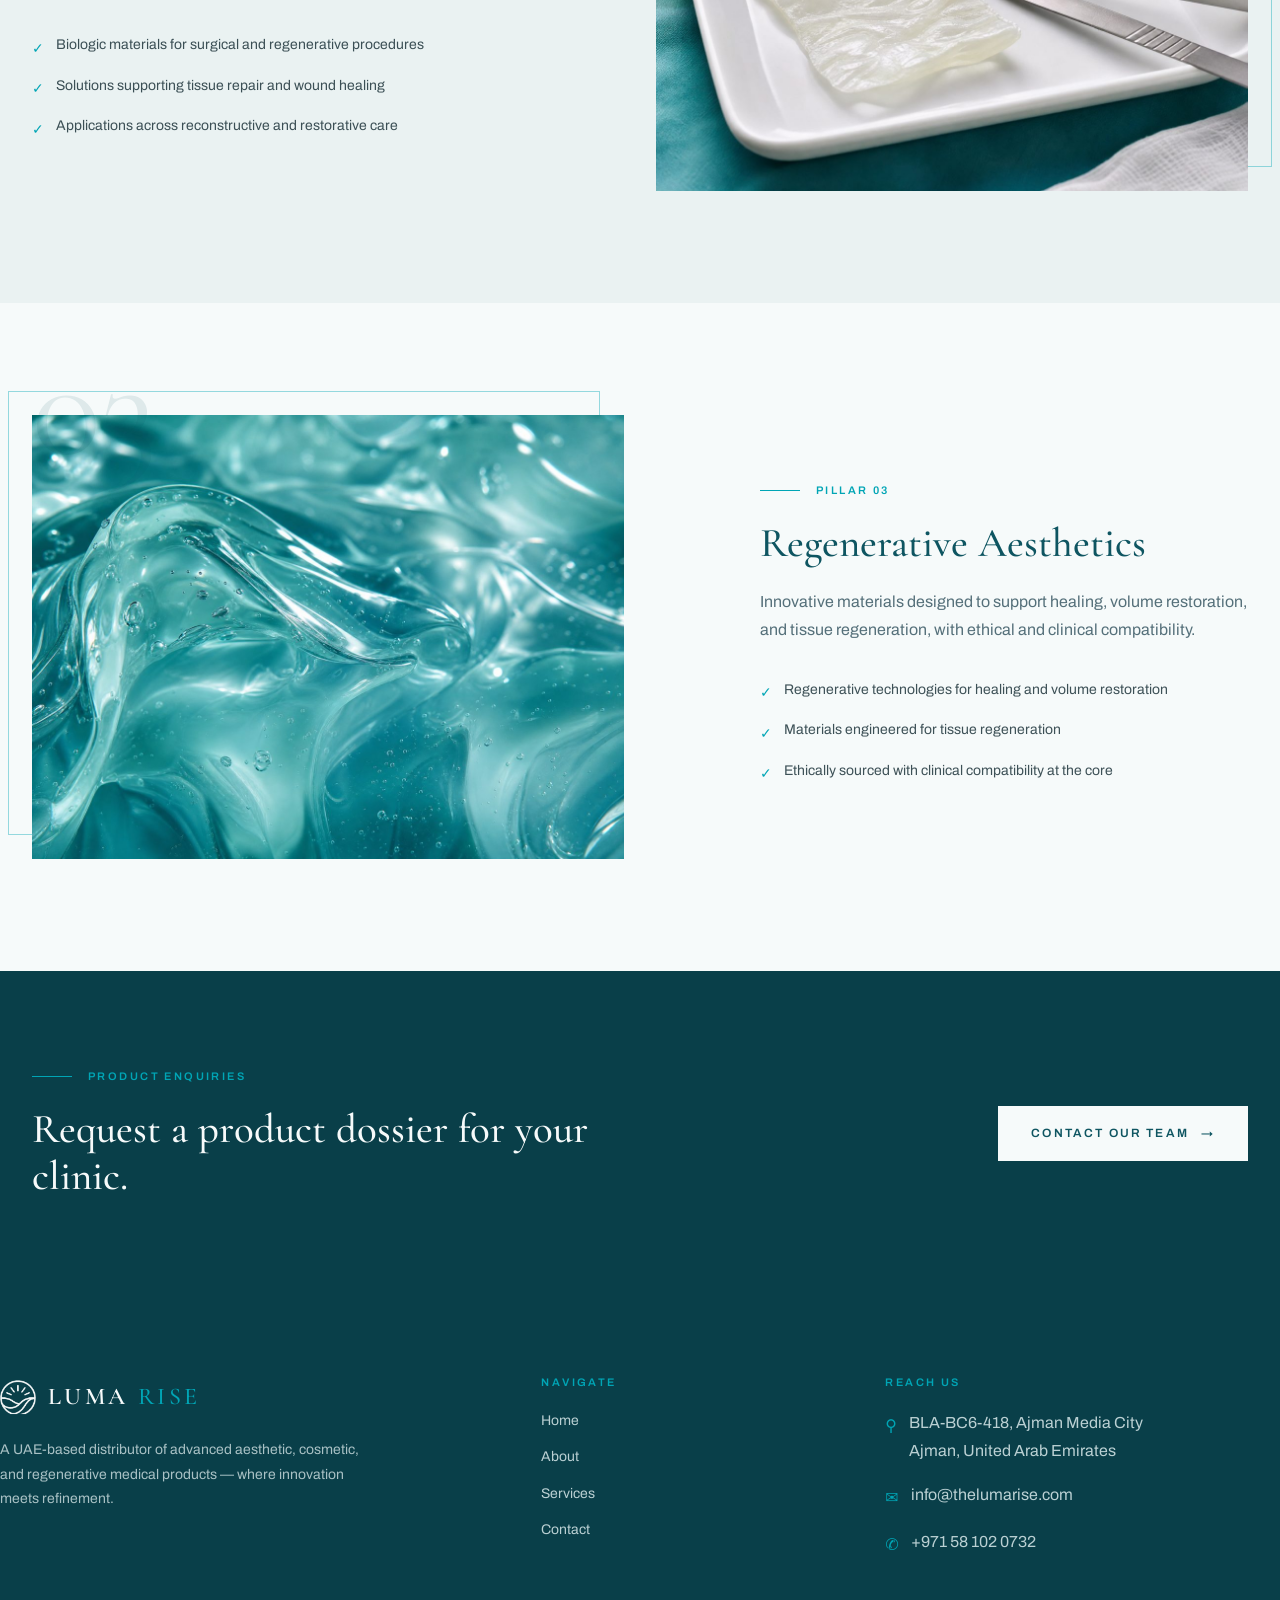
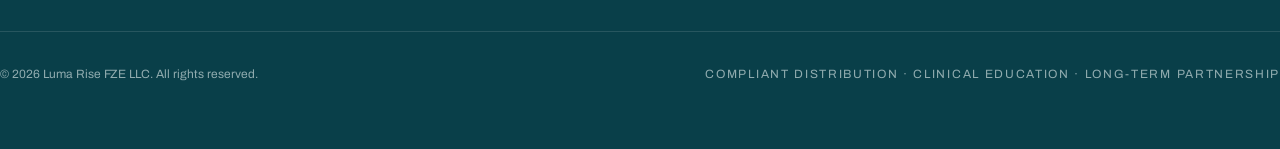
<file: services.html>
<!doctype html>
<html lang="en">
<head>
  <meta charset="UTF-8" />
  <meta name="viewport" content="width=device-width, initial-scale=1.0" />
  <title>Services | Luma Rise — Injectables, Biologics &amp; Regenerative Aesthetics</title>
  <meta name="description" content="Luma Rise curates three pillars of clinical innovation: cosmetic injectables and dermaceuticals, biologics and soft tissue repair, and regenerative aesthetics." />
  <link rel="icon" type="image/png" href="favicon.png" />
  <link rel="canonical" href="https://thelumarise.com/services.html" />
  <link rel="preconnect" href="https://fonts.googleapis.com" />
  <link rel="preconnect" href="https://fonts.gstatic.com" crossorigin />
  <link href="https://fonts.googleapis.com/css2?family=Cormorant+Garamond:ital,wght@0,400;0,500;0,600;0,700;1,400;1,500&family=Archivo:wght@400;500;600;700&display=swap" rel="stylesheet" />
  <link rel="stylesheet" href="css/style.css" />
</head>
<body>

  <header class="site-header solid">
    <div class="container header-inner">
      <a href="index.html" class="logo" aria-label="Luma Rise — Home">
        <img src="images/logo-mark.png" alt="Luma Rise mark" class="logo-dark" />
        <img src="images/logo-mark-white.png" alt="Luma Rise mark" class="logo-light" />
        <span class="wordmark">LUMA <span class="rise">RISE</span></span>
      </a>
      <nav class="nav-desktop" aria-label="Primary">
        <a href="index.html" class="nav-link">Home</a>
        <a href="about.html" class="nav-link">About</a>
        <a href="services.html" class="nav-link active">Services</a>
        <a href="contact.html" class="nav-link">Contact</a>
        <a href="contact.html" class="nav-cta">Enquire</a>
      </nav>
      <button class="nav-toggle" aria-label="Open menu" aria-expanded="false">
        <svg width="26" height="26" viewBox="0 0 24 24" fill="none" stroke="currentColor" stroke-width="2" stroke-linecap="round"><line x1="4" y1="7" x2="20" y2="7"/><line x1="4" y1="12" x2="20" y2="12"/><line x1="4" y1="17" x2="20" y2="17"/></svg>
      </button>
    </div>
    <nav class="nav-mobile" aria-label="Mobile">
      <a href="index.html">Home</a>
      <a href="about.html">About</a>
      <a href="services.html" class="active">Services</a>
      <a href="contact.html">Contact</a>
    </nav>
  </header>

  <!-- PAGE INTRO -->
  <section class="page-intro">
    <div class="container">
      <div class="overline reveal"><span>Our services</span></div>
      <div class="intro-grid">
        <h1 class="display-xl reveal">Curated pillars of <em class="brand-italic">clinical innovation</em><span class="champagne-dot">.</span></h1>
        <p class="intro-side reveal">At Luma Rise, we specialize in curating advanced technologies that align with the evolving demands of modern aesthetic and medical practices — each selected for clinical relevance, safety, and long-term market value.</p>
      </div>
      <svg class="arc-motif reveal" viewBox="0 0 120 34" fill="none" aria-hidden="true">
        <path d="M32 30 A28 28 0 0 1 88 30" stroke="rgba(14,85,97,0.5)" stroke-width="1.2"/>
        <line x1="0" y1="30" x2="120" y2="30" stroke="rgba(14,85,97,0.5)" stroke-width="1"/>
        <circle cx="60" cy="4" r="2.4" fill="#00a5b5"/>
      </svg>
    </div>
  </section>

  <!-- SERVICE 01 -->
  <section class="service-detail">
    <div class="container detail-grid">
      <div class="detail-img framed reveal">
        <span class="ghost-num">01</span>
        <div class="img-wrap">
          <img src="images/service-injectables.jpg" alt="Glass syringe and frosted serum vials representing cosmetic injectables" class="aspect-4-3" />
        </div>
      </div>
      <div class="detail-text">
        <div class="overline reveal"><span>Pillar 01</span></div>
        <h2 class="display-md reveal">Cosmetic Injectables &amp; Dermaceuticals</h2>
        <p class="lead reveal">High-performance solutions for skin health, anti-aging, and visible results — made for professional use in both preventative and corrective care.</p>
        <ul class="check-list">
          <li class="reveal"><span class="check">&#10003;</span> Professional-grade injectable portfolios for aesthetic practice</li>
          <li class="reveal"><span class="check">&#10003;</span> Dermaceutical lines supporting skin health and anti-aging protocols</li>
          <li class="reveal"><span class="check">&#10003;</span> Suited to both preventative and corrective treatment plans</li>
        </ul>
      </div>
    </div>
  </section>

  <!-- SERVICE 02 -->
  <section class="service-detail alt section-soft">
    <div class="container detail-grid">
      <div class="detail-img framed frame-right reveal">
        <span class="ghost-num">02</span>
        <div class="img-wrap">
          <img src="images/service-biologics.jpg" alt="Sterile surgical tray with collagen membrane representing biologics" class="aspect-4-3" loading="lazy" />
        </div>
      </div>
      <div class="detail-text">
        <div class="overline reveal"><span>Pillar 02</span></div>
        <h2 class="display-md reveal">Biologics &amp; Soft Tissue Repair</h2>
        <p class="lead reveal">Advanced materials used in surgical and regenerative care, ideal for tissue repair, wound healing, and reconstructive applications.</p>
        <ul class="check-list">
          <li class="reveal"><span class="check">&#10003;</span> Biologic materials for surgical and regenerative procedures</li>
          <li class="reveal"><span class="check">&#10003;</span> Solutions supporting tissue repair and wound healing</li>
          <li class="reveal"><span class="check">&#10003;</span> Applications across reconstructive and restorative care</li>
        </ul>
      </div>
    </div>
  </section>

  <!-- SERVICE 03 -->
  <section class="service-detail">
    <div class="container detail-grid">
      <div class="detail-img framed reveal">
        <span class="ghost-num">03</span>
        <div class="img-wrap">
          <img src="images/service-regenerative.jpg" alt="Translucent bio-gel texture representing regenerative aesthetics" class="aspect-4-3" loading="lazy" />
        </div>
      </div>
      <div class="detail-text">
        <div class="overline reveal"><span>Pillar 03</span></div>
        <h2 class="display-md reveal">Regenerative Aesthetics</h2>
        <p class="lead reveal">Innovative materials designed to support healing, volume restoration, and tissue regeneration, with ethical and clinical compatibility.</p>
        <ul class="check-list">
          <li class="reveal"><span class="check">&#10003;</span> Regenerative technologies for healing and volume restoration</li>
          <li class="reveal"><span class="check">&#10003;</span> Materials engineered for tissue regeneration</li>
          <li class="reveal"><span class="check">&#10003;</span> Ethically sourced with clinical compatibility at the core</li>
        </ul>
      </div>
    </div>
  </section>

  <!-- CTA -->
  <section class="cta-band dark">
    <div class="container cta-inner">
      <div>
        <div class="overline reveal"><span>Product enquiries</span></div>
        <h2 class="display-md reveal" style="margin-top:1.25rem;max-width:36rem;">Request a product dossier for your clinic.</h2>
      </div>
      <a href="contact.html" class="btn btn-ivory reveal">Contact our team <span class="arrow">&#8594;</span></a>
    </div>
  </section>

  <footer class="site-footer">
    <div class="container footer-inner">
      <div class="footer-grid">
        <div class="footer-brand">
          <div class="logo">
            <img src="images/logo-mark-white.png" alt="" />
            <span class="wordmark">LUMA <span class="rise">RISE</span></span>
          </div>
          <p>A UAE-based distributor of advanced aesthetic, cosmetic, and regenerative medical products — where innovation meets refinement.</p>
        </div>
        <div class="footer-col">
          <h3>Navigate</h3>
          <ul>
            <li><a href="index.html">Home</a></li>
            <li><a href="about.html">About</a></li>
            <li><a href="services.html">Services</a></li>
            <li><a href="contact.html">Contact</a></li>
          </ul>
        </div>
        <div class="footer-col">
          <h3>Reach us</h3>
          <div class="contact-line" style="margin-top:1.25rem;">
            <span class="icon">&#9906;</span>
            <span>BLA-BC6-418, Ajman Media City<br />Ajman, United Arab Emirates</span>
          </div>
          <div class="contact-line">
            <span class="icon">&#9993;</span>
            <a href="mailto:info@thelumarise.com">info@thelumarise.com</a>
          </div>
          <div class="contact-line">
            <span class="icon">&#9990;</span>
            <a href="tel:+971581020732">+971 58 102 0732</a>
          </div>
        </div>
      </div>
      <div class="footer-bottom">
        <p>© 2026 Luma Rise FZE LLC. All rights reserved.</p>
        <p class="tagline">Compliant Distribution · Clinical Education · Long-Term Partnership</p>
      </div>
    </div>
  </footer>

  <script src="js/main.js"></script>
</body>
</html>
</file>
<file: css/style.css>
/* ============================================================
   LUMA RISE — Clinical Editorial stylesheet
   Teal rebrand: deep teal + aqua white + bright brand teal (#00A5B5)
   Typography: Cormorant Garamond (display) + Archivo (body)
   ============================================================ */

:root {
  --pine: #0e5561;          /* deep teal ink */
  --pine-deep: #093f49;     /* darkest teal */
  --champagne: #00a5b5;     /* bright brand teal (from logo) */
  --ivory: #f6fafa;         /* aqua white */
  --ivory-soft: #eaf2f2;    /* soft aqua */
  --ink: #1c333a;
  --muted: #55707a;
  --border: #d3e0e2;
  --font-display: "Cormorant Garamond", Georgia, serif;
  --font-body: "Archivo", system-ui, -apple-system, sans-serif;
  --ease: cubic-bezier(0.23, 1, 0.32, 1);
}

*,
*::before,
*::after {
  box-sizing: border-box;
  margin: 0;
  padding: 0;
}

html {
  scroll-behavior: smooth;
}

body {
  font-family: var(--font-body);
  font-size: 16px;
  line-height: 1.75;
  color: var(--ink);
  background: var(--ivory);
  -webkit-font-smoothing: antialiased;
}

img {
  max-width: 100%;
  display: block;
}

a {
  color: inherit;
  text-decoration: none;
}

.container {
  width: 100%;
  max-width: 1280px;
  margin: 0 auto;
  padding: 0 1.25rem;
}

@media (min-width: 640px) {
  .container { padding: 0 1.5rem; }
}
@media (min-width: 1024px) {
  .container { padding: 0 2rem; }
}

/* ---------- Typography ---------- */
h1, h2, h3 {
  font-family: var(--font-display);
  font-weight: 500;
  color: var(--pine);
  line-height: 1.1;
}

.display-xl { font-size: clamp(2.75rem, 6vw, 5rem); line-height: 1.06; }
.display-lg { font-size: clamp(2rem, 4vw, 3.25rem); line-height: 1.12; }
.display-md { font-size: clamp(1.75rem, 3.2vw, 2.6rem); line-height: 1.15; }

em.brand-italic { font-style: italic; }
.champagne-dot { color: var(--champagne); }

/* ---------- Overline ---------- */
.overline {
  display: flex;
  align-items: center;
  gap: 1rem;
}
.overline::before {
  content: "";
  width: 2.5rem;
  height: 1px;
  background: var(--champagne);
  flex-shrink: 0;
}
.overline span {
  font-size: 11px;
  font-weight: 600;
  letter-spacing: 0.22em;
  text-transform: uppercase;
  color: var(--champagne);
}

/* ---------- Arc motif ---------- */
.arc-motif { height: 2rem; width: 7rem; }

/* ---------- Buttons ---------- */
.btn {
  display: inline-flex;
  align-items: center;
  gap: 0.75rem;
  padding: 1rem 2rem;
  font-size: 12px;
  font-weight: 600;
  letter-spacing: 0.18em;
  text-transform: uppercase;
  border: 1px solid transparent;
  cursor: pointer;
  transition: all 0.2s var(--ease);
  font-family: var(--font-body);
}
.btn:active { transform: scale(0.97); }
.btn .arrow { transition: transform 0.2s var(--ease); }
.btn:hover .arrow { transform: translateX(4px); }

.btn-pine { background: var(--pine); color: var(--ivory); }
.btn-pine:hover { background: var(--pine-deep); }
.btn-ivory { background: var(--ivory); color: var(--pine); }
.btn-ivory:hover { background: var(--champagne); color: var(--pine-deep); }
.btn-outline-ivory { border-color: rgba(246, 250, 250, 0.6); color: var(--ivory); background: transparent; }
.btn-outline-ivory:hover { background: rgba(246, 250, 250, 0.1); }
.btn-outline-pine { border-color: var(--pine); color: var(--pine); background: transparent; }
.btn-outline-pine:hover { background: var(--pine); color: var(--ivory); }

/* ---------- Header ---------- */
.site-header {
  position: fixed;
  inset: 0 0 auto 0;
  z-index: 50;
  transition: all 0.3s var(--ease);
  background: linear-gradient(to bottom, rgba(9, 46, 54, 0.55), transparent);
}
.site-header.solid {
  background: rgba(246, 250, 250, 0.92);
  backdrop-filter: blur(10px);
  -webkit-backdrop-filter: blur(10px);
  border-bottom: 1px solid var(--border);
}
.header-inner {
  display: flex;
  align-items: center;
  justify-content: space-between;
  height: 5rem;
}
.logo {
  display: flex;
  align-items: center;
  gap: 0.75rem;
}
.logo img { height: 2.5rem; width: 2.5rem; object-fit: contain; }
/* Dual logo variants: white mark over hero, teal mark on solid header */
.site-header .logo .logo-dark { display: none; }
.site-header .logo .logo-light { display: block; }
.site-header.solid .logo .logo-dark,
.site-header.menu-open .logo .logo-dark { display: block; }
.site-header.solid .logo .logo-light,
.site-header.menu-open .logo .logo-light { display: none; }
.logo .wordmark {
  font-family: var(--font-display);
  font-size: 1.5rem;
  font-weight: 600;
  letter-spacing: 0.14em;
  color: var(--ivory);
  transition: color 0.3s var(--ease);
}
.site-header.solid .logo .wordmark { color: var(--pine); }
.logo .wordmark .rise { color: var(--champagne); font-weight: 500; }

.nav-desktop {
  display: none;
  align-items: center;
  gap: 2.5rem;
}
@media (min-width: 768px) {
  .nav-desktop { display: flex; }
}
.nav-desktop a.nav-link {
  position: relative;
  font-size: 13px;
  font-weight: 500;
  letter-spacing: 0.16em;
  text-transform: uppercase;
  color: var(--ivory);
  opacity: 0.75;
  transition: opacity 0.2s, color 0.3s;
}
.site-header.solid .nav-desktop a.nav-link { color: var(--pine); }
.nav-desktop a.nav-link:hover { opacity: 1; }
.nav-desktop a.nav-link.active { opacity: 1; }
.nav-desktop a.nav-link.active::after {
  content: "";
  position: absolute;
  left: 0;
  bottom: -0.5rem;
  width: 100%;
  height: 1px;
  background: var(--champagne);
}
.nav-cta {
  border: 1px solid rgba(246, 250, 250, 0.7);
  color: var(--ivory);
  padding: 0.625rem 1.5rem;
  font-size: 12px;
  font-weight: 600;
  letter-spacing: 0.18em;
  text-transform: uppercase;
  transition: all 0.2s var(--ease);
}
.nav-cta:hover { background: var(--ivory); color: var(--pine); }
.site-header.solid .nav-cta { border-color: var(--pine); color: var(--pine); }
.site-header.solid .nav-cta:hover { background: var(--pine); color: var(--ivory); }

.nav-toggle {
  display: block;
  background: none;
  border: none;
  color: var(--ivory);
  cursor: pointer;
  padding: 0.25rem;
}
.site-header.solid .nav-toggle { color: var(--pine); }
@media (min-width: 768px) {
  .nav-toggle { display: none; }
}

.nav-mobile {
  display: none;
  background: var(--ivory);
  border-top: 1px solid var(--border);
  padding: 1rem 1.5rem 2rem;
}
.nav-mobile.open { display: block; }
.nav-mobile a {
  display: block;
  padding: 1rem 0;
  border-bottom: 1px solid var(--border);
  font-family: var(--font-display);
  font-size: 1.5rem;
  color: var(--pine);
}
.nav-mobile a.active { color: var(--champagne); }
.site-header.menu-open {
  background: var(--ivory);
}
.site-header.menu-open .logo .wordmark { color: var(--pine); }
.site-header.menu-open .nav-toggle { color: var(--pine); }

/* ---------- Hero ---------- */
.hero {
  position: relative;
  min-height: 92vh;
  display: flex;
  align-items: flex-end;
  overflow: hidden;
}
.hero-bg {
  position: absolute;
  inset: 0;
  width: 100%;
  height: 100%;
  object-fit: cover;
}
.hero-overlay {
  position: absolute;
  inset: 0;
  background: linear-gradient(to top, rgba(8, 40, 47, 0.82), rgba(10, 48, 56, 0.35) 55%, rgba(10, 48, 56, 0.25));
}
.hero-content {
  position: relative;
  z-index: 10;
  padding: 10rem 0 5rem;
  max-width: 48rem;
}
@media (min-width: 768px) {
  .hero-content { padding-bottom: 7rem; }
}
.hero h1 { color: var(--ivory); margin-top: 1.5rem; }
.hero p {
  margin-top: 1.5rem;
  max-width: 36rem;
  color: rgba(235, 248, 249, 0.95);
  font-size: 1.05rem;
}
.hero-actions {
  margin-top: 2.5rem;
  display: flex;
  flex-wrap: wrap;
  gap: 1.25rem;
}

/* ---------- Page intro (subpages) ---------- */
.page-intro { padding: 10rem 0 4rem; }
@media (min-width: 768px) {
  .page-intro { padding: 12rem 0 5rem; }
}
.page-intro h1 { margin-top: 1.5rem; }
.intro-grid {
  display: grid;
  gap: 2rem;
  margin-top: 1.5rem;
}
@media (min-width: 768px) {
  .intro-grid {
    grid-template-columns: repeat(12, 1fr);
    align-items: end;
  }
  .intro-grid h1 { grid-column: span 8; margin-top: 0; }
  .intro-grid .intro-side { grid-column: 9 / span 4; }
}
.intro-side { color: var(--muted); }
.page-intro .arc-motif { margin-top: 3rem; }

/* ---------- Sections ---------- */
.section { padding: 6rem 0; }
@media (min-width: 768px) {
  .section { padding: 8rem 0; }
}
.section-dark {
  background: var(--pine-deep);
  color: var(--ivory);
}
.section-dark h2 { color: var(--ivory); }
.section-soft { background: var(--ivory-soft); }

/* ---------- Grid helpers ---------- */
.grid-12 { display: grid; gap: 3rem; }
@media (min-width: 768px) {
  .grid-12 { grid-template-columns: repeat(12, 1fr); gap: 2rem; }
  .col-4 { grid-column: span 4; }
  .col-5 { grid-column: span 5; }
  .col-6 { grid-column: span 6; }
  .col-7 { grid-column: span 7; }
  .col-8 { grid-column: span 8; }
  .col-start-6 { grid-column-start: 6; }
  .col-start-7 { grid-column-start: 7; }
  .col-start-8 { grid-column-start: 8; }
  .col-5.col-start-8 { grid-column: 8 / span 5; }
  .col-6.col-start-7 { grid-column: 7 / span 6; }
}

/* ---------- Framed image ---------- */
.framed { position: relative; }
.framed::before {
  content: "";
  position: absolute;
  top: -1rem;
  left: -1rem;
  width: 100%;
  height: 100%;
  border: 1px solid rgba(0, 165, 181, 0.4);
  pointer-events: none;
}
.framed.frame-right::before { left: auto; right: -1rem; }
.framed .img-wrap { position: relative; overflow: hidden; }
.framed img {
  width: 100%;
  object-fit: cover;
  transition: transform 0.7s var(--ease);
}
.framed:hover img { transform: scale(1.03); }
@media (min-width: 768px) {
  .framed::before { top: -1.5rem; left: -1.5rem; }
  .framed.frame-right::before { left: auto; right: -1.5rem; }
}
.aspect-4-5 { aspect-ratio: 4 / 5; }
.aspect-4-3 { aspect-ratio: 4 / 3; }
.aspect-16-7 { aspect-ratio: 16 / 7; }
.aspect-3-2 { aspect-ratio: 3 / 2; }

/* ---------- Text link ---------- */
.text-link {
  display: inline-flex;
  align-items: center;
  gap: 0.75rem;
  font-size: 12px;
  font-weight: 600;
  letter-spacing: 0.18em;
  text-transform: uppercase;
  color: var(--pine);
  margin-top: 2rem;
}
.text-link span { border-bottom: 1px solid var(--champagne); padding-bottom: 0.25rem; }
.text-link .arrow { color: var(--champagne); transition: transform 0.2s var(--ease); }
.text-link:hover .arrow { transform: translateX(4px); }
.text-link.light { color: var(--champagne); }

/* ---------- Service rows (home) ---------- */
.service-rows { margin-top: 4rem; }
.service-row {
  display: grid;
  gap: 1.5rem;
  align-items: center;
  padding: 2.5rem 0;
  border-top: 1px solid rgba(255, 255, 255, 0.14);
  transition: background 0.3s var(--ease);
}
.service-row:hover { background: rgba(255, 255, 255, 0.04); }
@media (min-width: 768px) {
  .service-row { grid-template-columns: 2fr 4fr 4fr 2fr; gap: 2rem; }
}
.service-row .num {
  font-family: var(--font-display);
  font-size: 4rem;
  color: rgba(255, 255, 255, 0.18);
}
@media (min-width: 768px) {
  .service-row .num { font-size: 5rem; }
}
.service-row h3 {
  color: var(--ivory);
  font-size: 1.6rem;
  font-weight: 500;
}
.service-row p {
  font-size: 0.875rem;
  color: rgba(215, 232, 234, 0.85);
}
.service-row .img-wrap { overflow: hidden; }
.service-row img {
  aspect-ratio: 4 / 3;
  width: 100%;
  object-fit: cover;
  transition: transform 0.7s var(--ease);
}
.service-row:hover img { transform: scale(1.05); }

/* ---------- Values (home, editorial index rows) ---------- */
.value-row {
  display: grid;
  gap: 0.75rem;
  padding: 2.25rem 0;
  border-top: 1px solid var(--border);
  transition: background 0.3s var(--ease);
}
.value-row:hover { background: rgba(230, 242, 243, 0.6); }
@media (min-width: 768px) {
  .value-row {
    grid-template-columns: 2fr 4fr 6fr;
    gap: 1.5rem;
    align-items: baseline;
  }
}
.value-row .index {
  font-size: 11px;
  font-weight: 600;
  letter-spacing: 0.22em;
  text-transform: uppercase;
  color: var(--champagne);
}
.value-row h3 { font-size: 1.6rem; font-weight: 600; }
.value-row p { font-size: 0.875rem; color: var(--muted); }
.values-end { border-top: 1px solid var(--border); }

/* ---------- Mission / vision ---------- */
.mv-grid { display: grid; gap: 4rem; }
@media (min-width: 768px) {
  .mv-grid { grid-template-columns: 1fr 1fr; gap: 3rem; }
}
.mv-grid h2 {
  margin-top: 1.5rem;
  font-size: clamp(1.75rem, 3vw, 2.5rem);
  line-height: 1.2;
  font-weight: 500;
}

/* ---------- Pillars (about) ---------- */
.pillar-row {
  display: grid;
  gap: 1rem;
  padding: 2.5rem 0;
  border-top: 1px solid var(--border);
}
@media (min-width: 768px) {
  .pillar-row { grid-template-columns: 1fr 3fr; gap: 1.5rem; }
}
.pillar-row .num {
  font-family: var(--font-display);
  font-size: 4rem;
  color: rgba(14, 85, 97, 0.14);
  line-height: 1;
}
@media (min-width: 768px) {
  .pillar-row .num { font-size: 5rem; }
}
.pillar-row h3 { font-size: 1.5rem; font-weight: 600; }
.pillar-row p { margin-top: 0.75rem; color: var(--muted); }

/* ---------- Service detail sections ---------- */
.service-detail { padding: 5rem 0; }
@media (min-width: 768px) {
  .service-detail { padding: 7rem 0; }
}
.service-detail .detail-grid {
  display: grid;
  gap: 2.5rem;
  align-items: center;
}
@media (min-width: 768px) {
  .service-detail .detail-grid { grid-template-columns: repeat(12, 1fr); gap: 2rem; }
  .service-detail .detail-img { grid-column: span 6; }
  .service-detail .detail-text { grid-column: 8 / span 5; }
  .service-detail.alt .detail-img { grid-column: 7 / span 6; order: 2; }
  .service-detail.alt .detail-text { grid-column: 1 / span 5; order: 1; }
}
.detail-img { position: relative; }
.detail-img .ghost-num {
  position: absolute;
  top: -3.5rem;
  left: 0;
  z-index: 10;
  font-family: var(--font-display);
  font-size: 7rem;
  line-height: 1;
  color: rgba(14, 85, 97, 0.1);
  pointer-events: none;
}
@media (min-width: 768px) {
  .detail-img .ghost-num { top: -5rem; font-size: 9rem; }
}
.service-detail h2 { margin-top: 1.25rem; }
.service-detail .lead { margin-top: 1.25rem; color: var(--muted); }
.check-list { list-style: none; margin-top: 1.75rem; }
.check-list li {
  display: flex;
  align-items: flex-start;
  gap: 0.75rem;
  font-size: 0.875rem;
  padding: 0.4rem 0;
  color: rgba(28, 51, 58, 0.85);
}
.check-list .check {
  color: var(--champagne);
  flex-shrink: 0;
  margin-top: 0.2rem;
}

/* ---------- CTA band ---------- */
.cta-band {
  border-top: 1px solid var(--border);
  background: var(--ivory-soft);
  padding: 6rem 0;
}
.cta-band .cta-inner {
  display: flex;
  flex-direction: column;
  align-items: flex-start;
  gap: 2rem;
}
@media (min-width: 768px) {
  .cta-band .cta-inner {
    flex-direction: row;
    align-items: center;
    justify-content: space-between;
  }
}
.cta-band.dark {
  background: var(--pine-deep);
  border: none;
}
.cta-band.dark h2 { color: var(--ivory); }

/* ---------- Contact ---------- */
.contact-grid { display: grid; gap: 3.5rem; }
@media (min-width: 768px) {
  .contact-grid { grid-template-columns: repeat(12, 1fr); gap: 2.5rem; }
  .contact-form-card { grid-column: span 7; }
  .contact-info { grid-column: 9 / span 4; }
}
.contact-form-card {
  border: 1px solid var(--border);
  background: #fdfefe;
  padding: 2rem;
}
@media (min-width: 768px) {
  .contact-form-card { padding: 3rem; }
}
.form-row { display: grid; gap: 1.75rem; margin-bottom: 1.75rem; }
@media (min-width: 640px) {
  .form-row { grid-template-columns: 1fr 1fr; }
}
.form-field { display: flex; flex-direction: column; gap: 0.5rem; margin-bottom: 1.75rem; }
.form-row .form-field { margin-bottom: 0; }
.form-field label {
  font-size: 11px;
  font-weight: 600;
  letter-spacing: 0.18em;
  text-transform: uppercase;
  color: var(--pine);
}
.form-field input,
.form-field select,
.form-field textarea {
  border: none;
  border-bottom: 1px solid var(--border);
  background: transparent;
  padding: 0.625rem 0;
  font-size: 0.875rem;
  font-family: var(--font-body);
  color: var(--ink);
  outline: none;
  transition: border-color 0.2s;
  border-radius: 0;
}
.form-field input:focus,
.form-field select:focus,
.form-field textarea:focus { border-color: var(--champagne); }
.form-field textarea { resize: none; }
.form-actions {
  margin-top: 2.25rem;
  display: flex;
  flex-direction: column;
  gap: 1rem;
}
@media (min-width: 640px) {
  .form-actions {
    flex-direction: row;
    align-items: center;
    justify-content: space-between;
  }
}
.form-actions .mailto-alt { font-size: 0.75rem; color: var(--muted); }
.form-actions .mailto-alt a {
  color: var(--pine);
  font-weight: 500;
  border-bottom: 1px solid var(--champagne);
  padding-bottom: 2px;
}
#form-status { margin-top: 1.25rem; padding: 1rem; font-size: 0.875rem; display: none; }
#form-status.show { display: block; }
#form-status.success {
  border: 1px solid rgba(14, 85, 97, 0.25);
  background: var(--ivory-soft);
  color: var(--pine);
}
#form-status.error {
  border: 1px solid rgba(160, 40, 40, 0.3);
  background: rgba(160, 40, 40, 0.05);
  color: #8a2a2a;
}
#form-status a { text-decoration: underline; }

.contact-info .img-wrap { overflow: hidden; }
.contact-info img { width: 100%; object-fit: cover; }
.contact-block {
  display: flex;
  align-items: flex-start;
  gap: 1rem;
  margin-top: 2rem;
}
.contact-block .icon { color: var(--champagne); flex-shrink: 0; margin-top: 0.25rem; }
.contact-block h3 {
  font-family: var(--font-body);
  font-size: 11px;
  font-weight: 600;
  letter-spacing: 0.18em;
  text-transform: uppercase;
  color: var(--pine);
}
.contact-block p, .contact-block a {
  margin-top: 0.5rem;
  font-size: 0.875rem;
  color: var(--muted);
  display: inline-block;
}
.contact-block a:hover { color: var(--pine); }

/* ---------- Footer ---------- */
.site-footer {
  background: var(--pine-deep);
  color: rgba(220, 233, 234, 0.9);
}
.footer-inner { padding: 4rem 0 2rem; }
@media (min-width: 768px) {
  .footer-inner { padding: 5rem 0 2rem; }
}
.footer-grid { display: grid; gap: 3rem; }
@media (min-width: 768px) {
  .footer-grid { grid-template-columns: 5fr 3fr 4fr; }
}
.footer-brand .logo img { opacity: 0.95; height: 2.25rem; width: 2.25rem; }
.footer-brand .wordmark {
  font-family: var(--font-display);
  font-size: 1.5rem;
  font-weight: 600;
  letter-spacing: 0.14em;
  color: var(--ivory);
}
.footer-brand .wordmark .rise { color: var(--champagne); font-weight: 500; }
.footer-brand p {
  margin-top: 1.25rem;
  max-width: 24rem;
  font-size: 0.875rem;
  color: rgba(198, 216, 218, 0.85);
}
.footer-col h3 {
  font-family: var(--font-body);
  font-size: 11px;
  font-weight: 600;
  letter-spacing: 0.22em;
  text-transform: uppercase;
  color: var(--champagne);
}
.footer-col ul { list-style: none; margin-top: 1.25rem; }
.footer-col li { margin-bottom: 0.75rem; font-size: 0.875rem; }
.footer-col a { color: rgba(206, 224, 226, 0.9); transition: color 0.2s; }
.footer-col a:hover { color: var(--champagne); }
.footer-col .contact-line {
  display: flex;
  align-items: flex-start;
  gap: 0.75rem;
  margin-bottom: 1rem;
  color: rgba(206, 224, 226, 0.9);
}
.footer-col .contact-line .icon { color: var(--champagne); flex-shrink: 0; margin-top: 0.2rem; }
.footer-bottom {
  margin-top: 3.5rem;
  padding: 2rem 0;
  border-top: 1px solid rgba(255, 255, 255, 0.12);
  display: flex;
  flex-direction: column;
  gap: 1rem;
  font-size: 0.75rem;
  color: rgba(168, 190, 193, 0.85);
}
@media (min-width: 768px) {
  .footer-bottom {
    flex-direction: row;
    align-items: center;
    justify-content: space-between;
  }
}
.footer-bottom .tagline { letter-spacing: 0.14em; text-transform: uppercase; }

/* ---------- Reveal animation ---------- */
.reveal {
  opacity: 0;
  transform: translateY(16px);
  transition: opacity 0.55s var(--ease), transform 0.55s var(--ease);
}
.reveal.revealed {
  opacity: 1;
  transform: translateY(0);
}
@media (prefers-reduced-motion: reduce) {
  .reveal {
    opacity: 1;
    transform: none;
    transition: none;
  }
  html { scroll-behavior: auto; }
}
</file>
